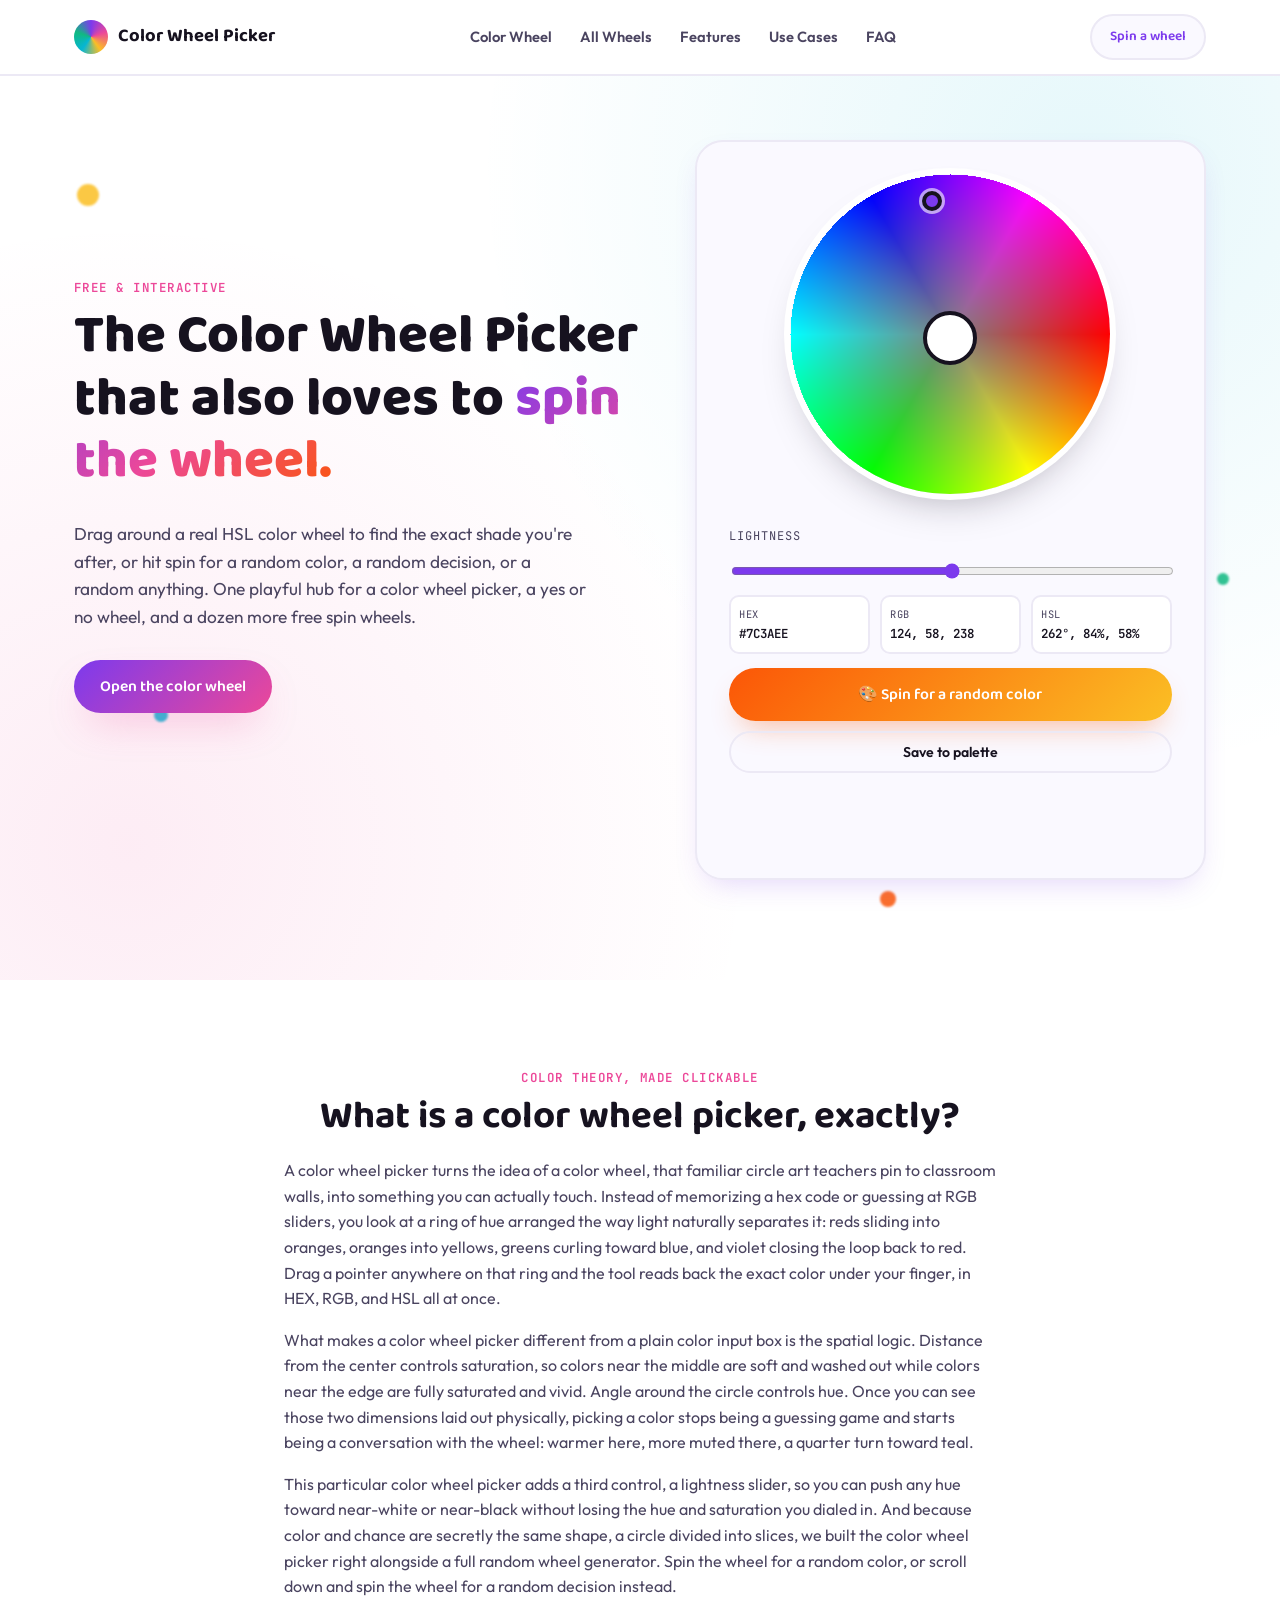
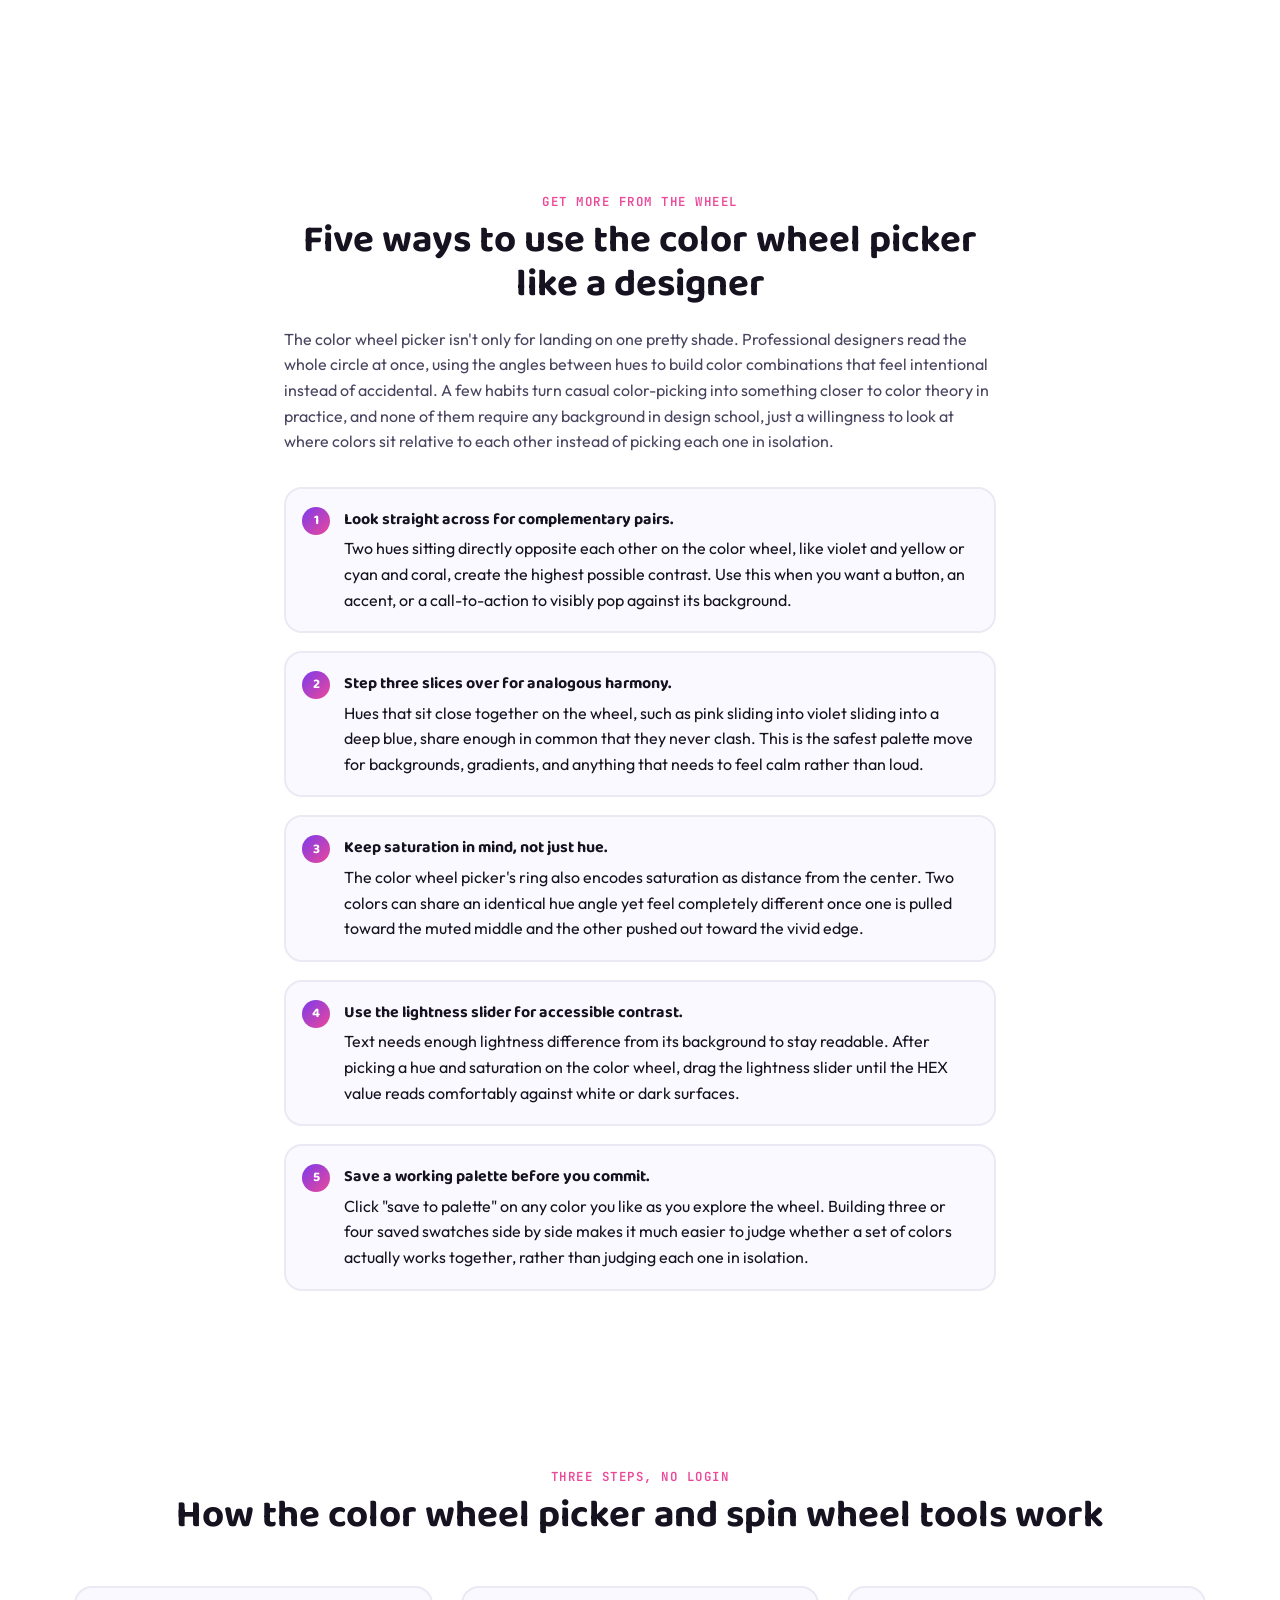
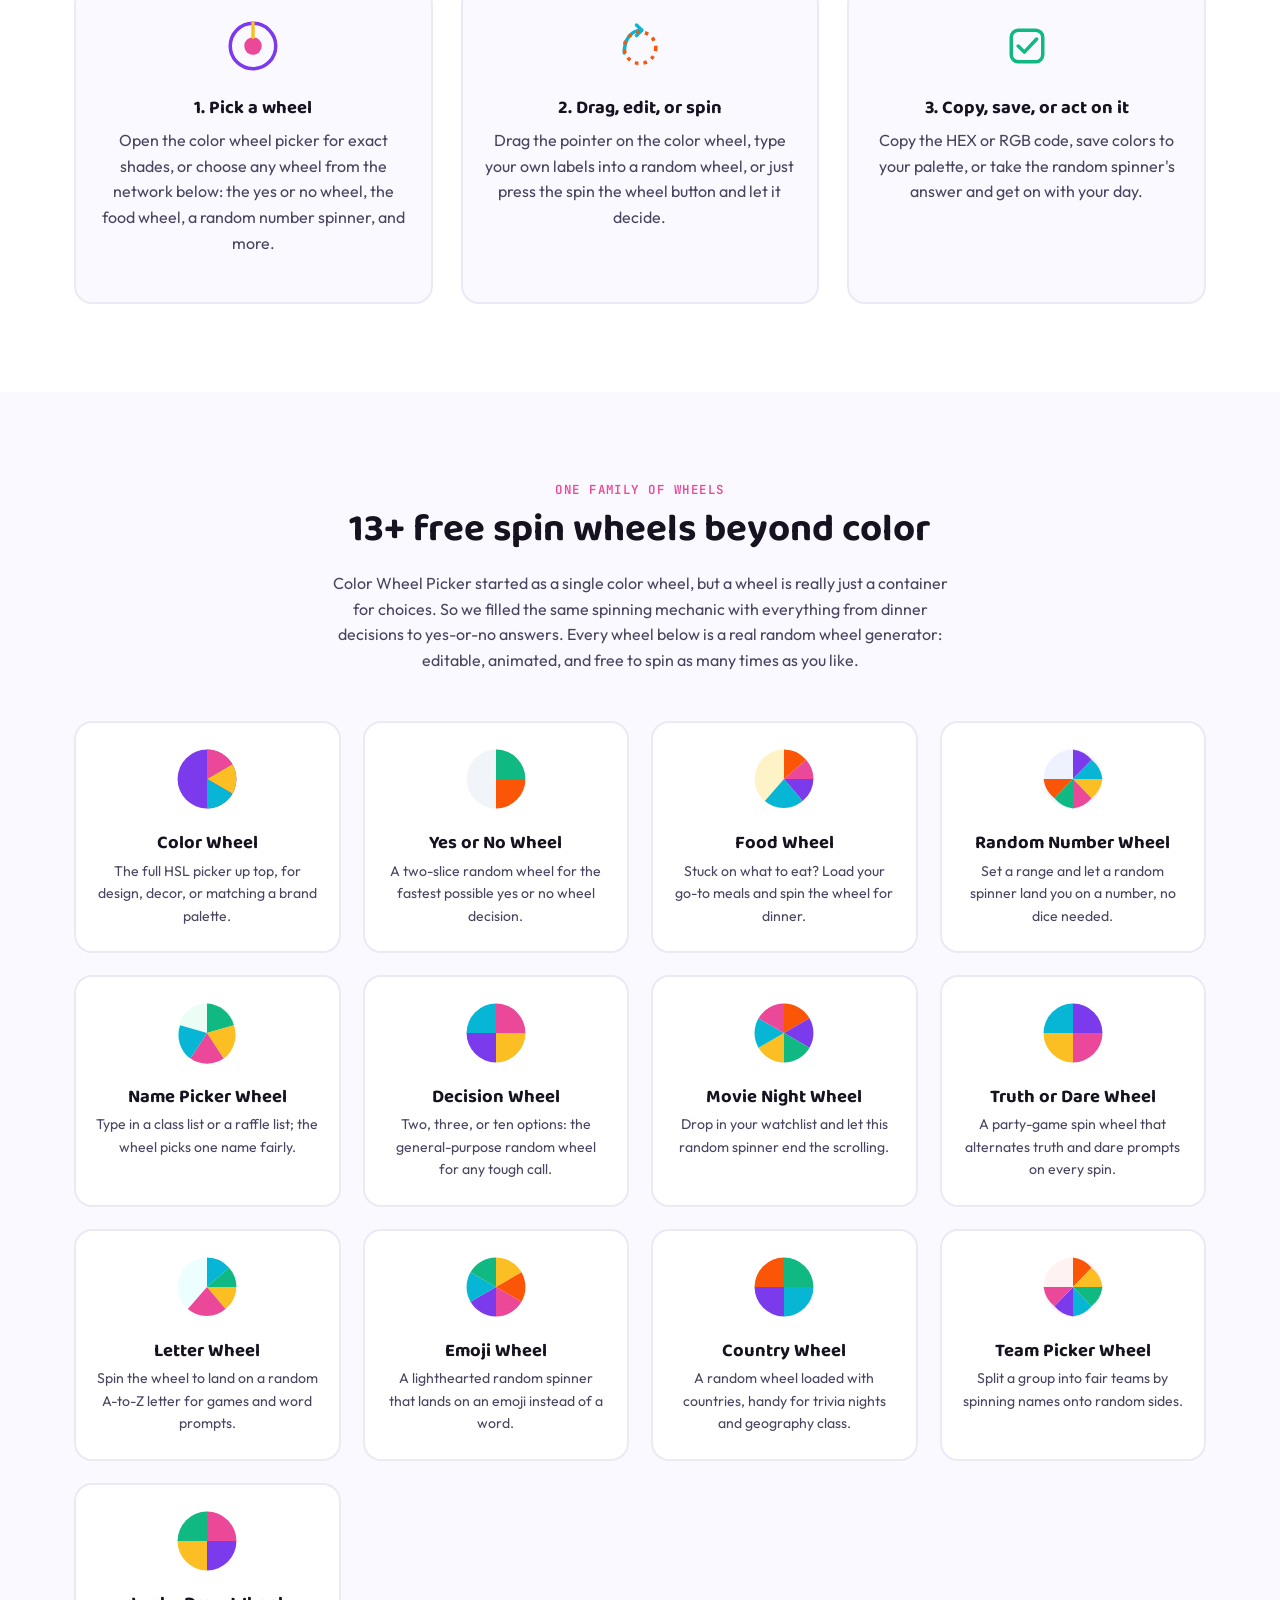
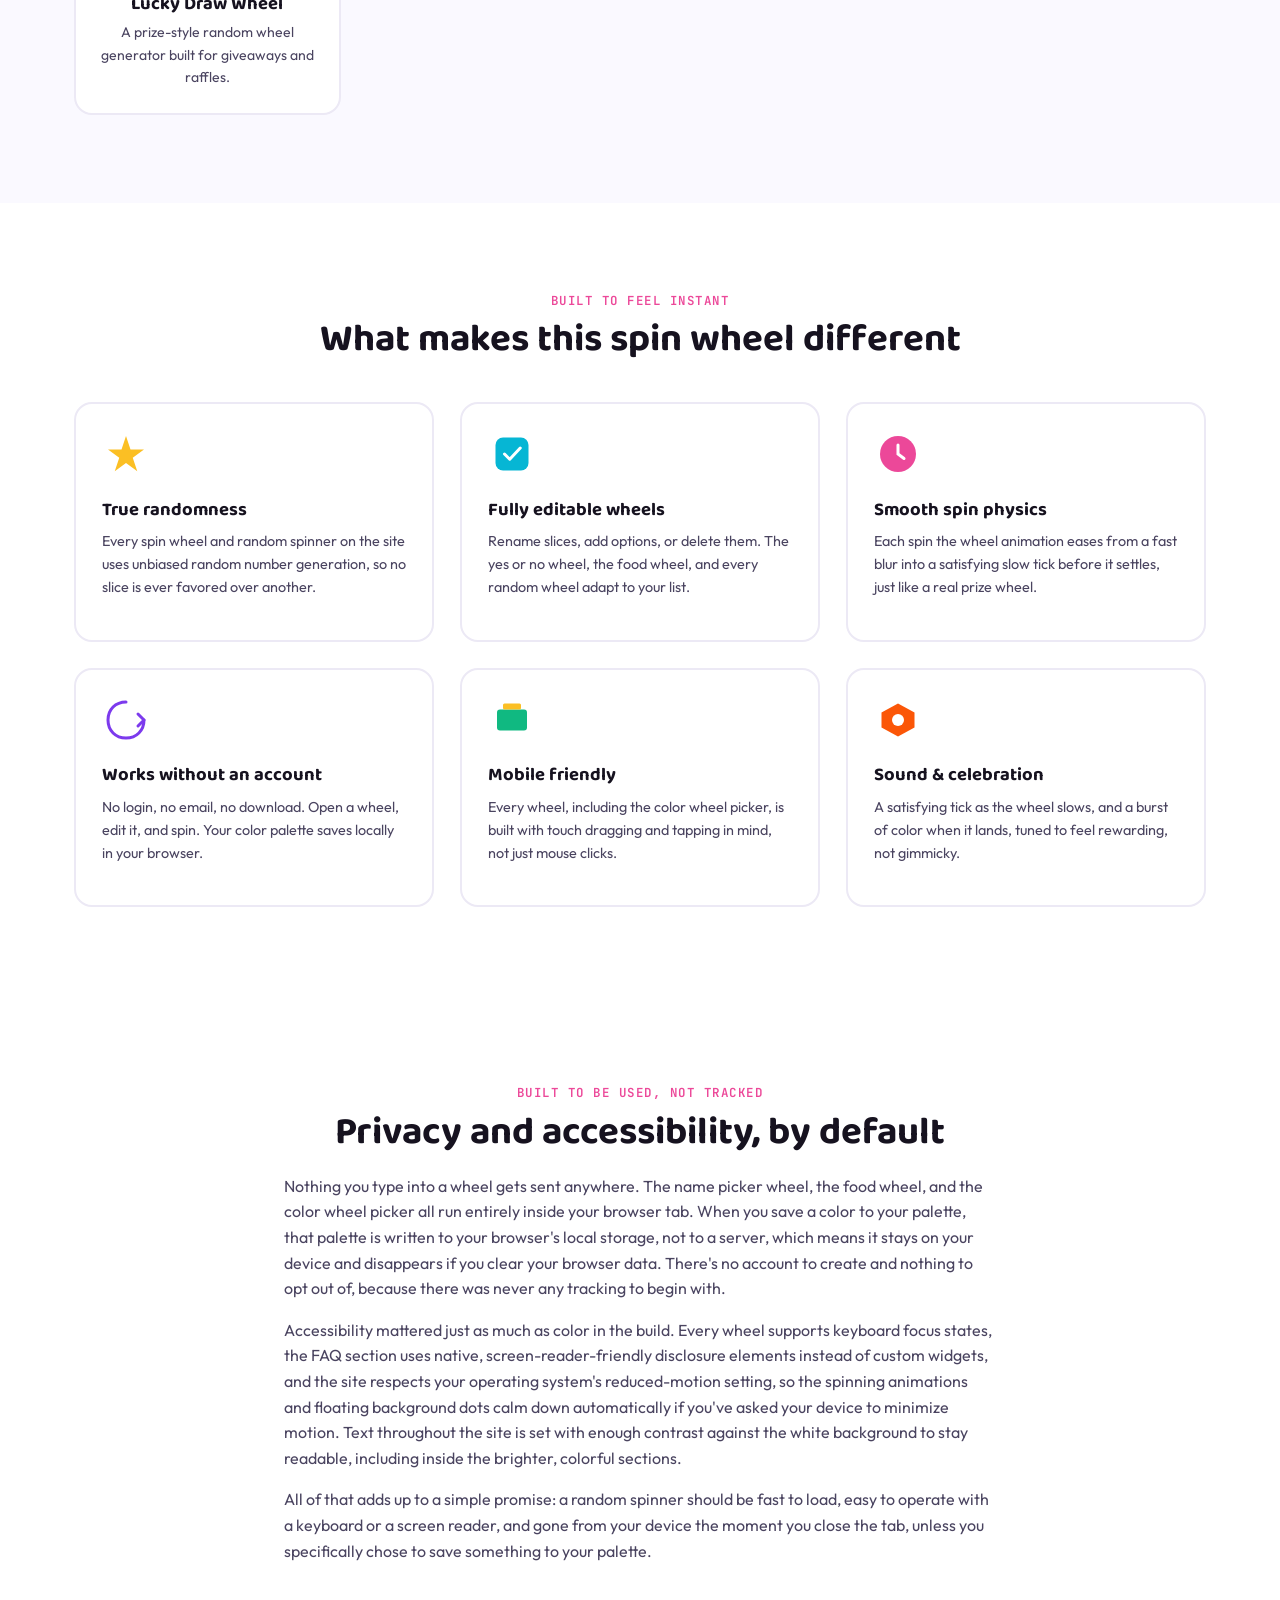
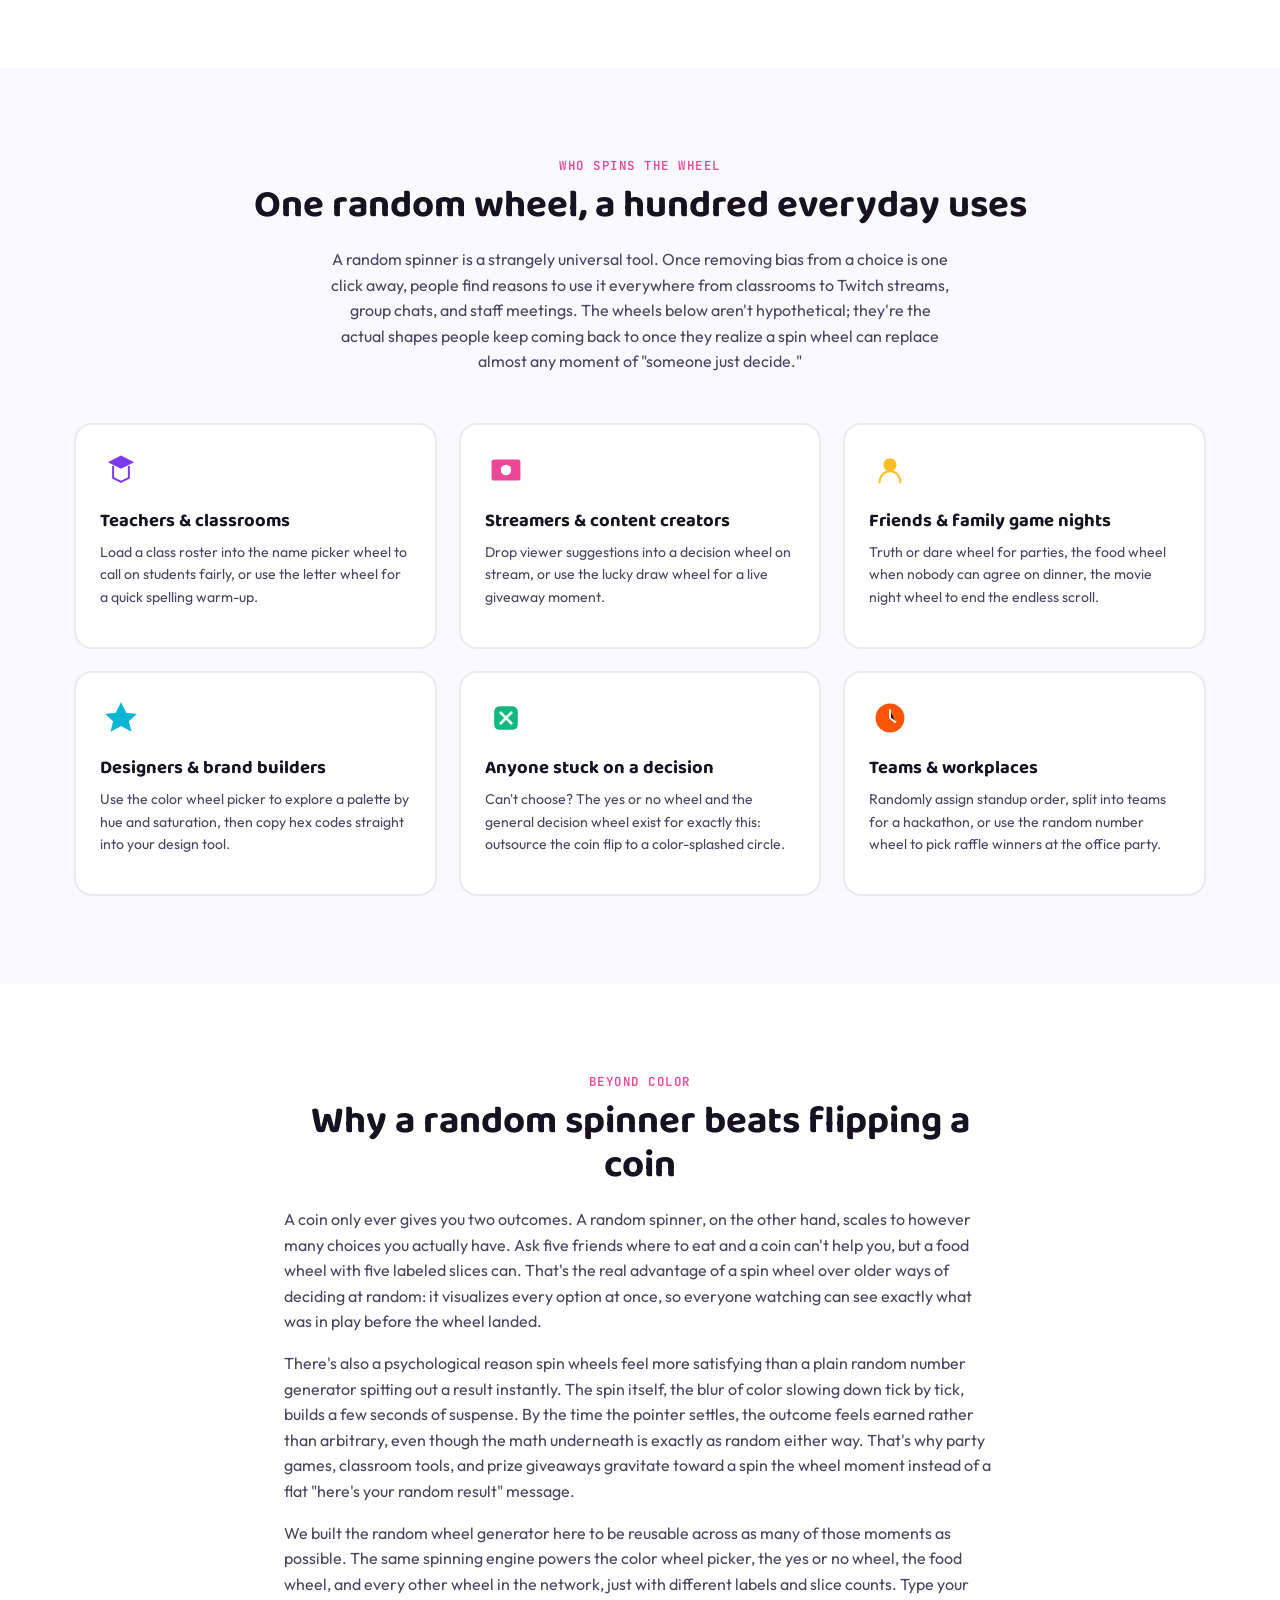
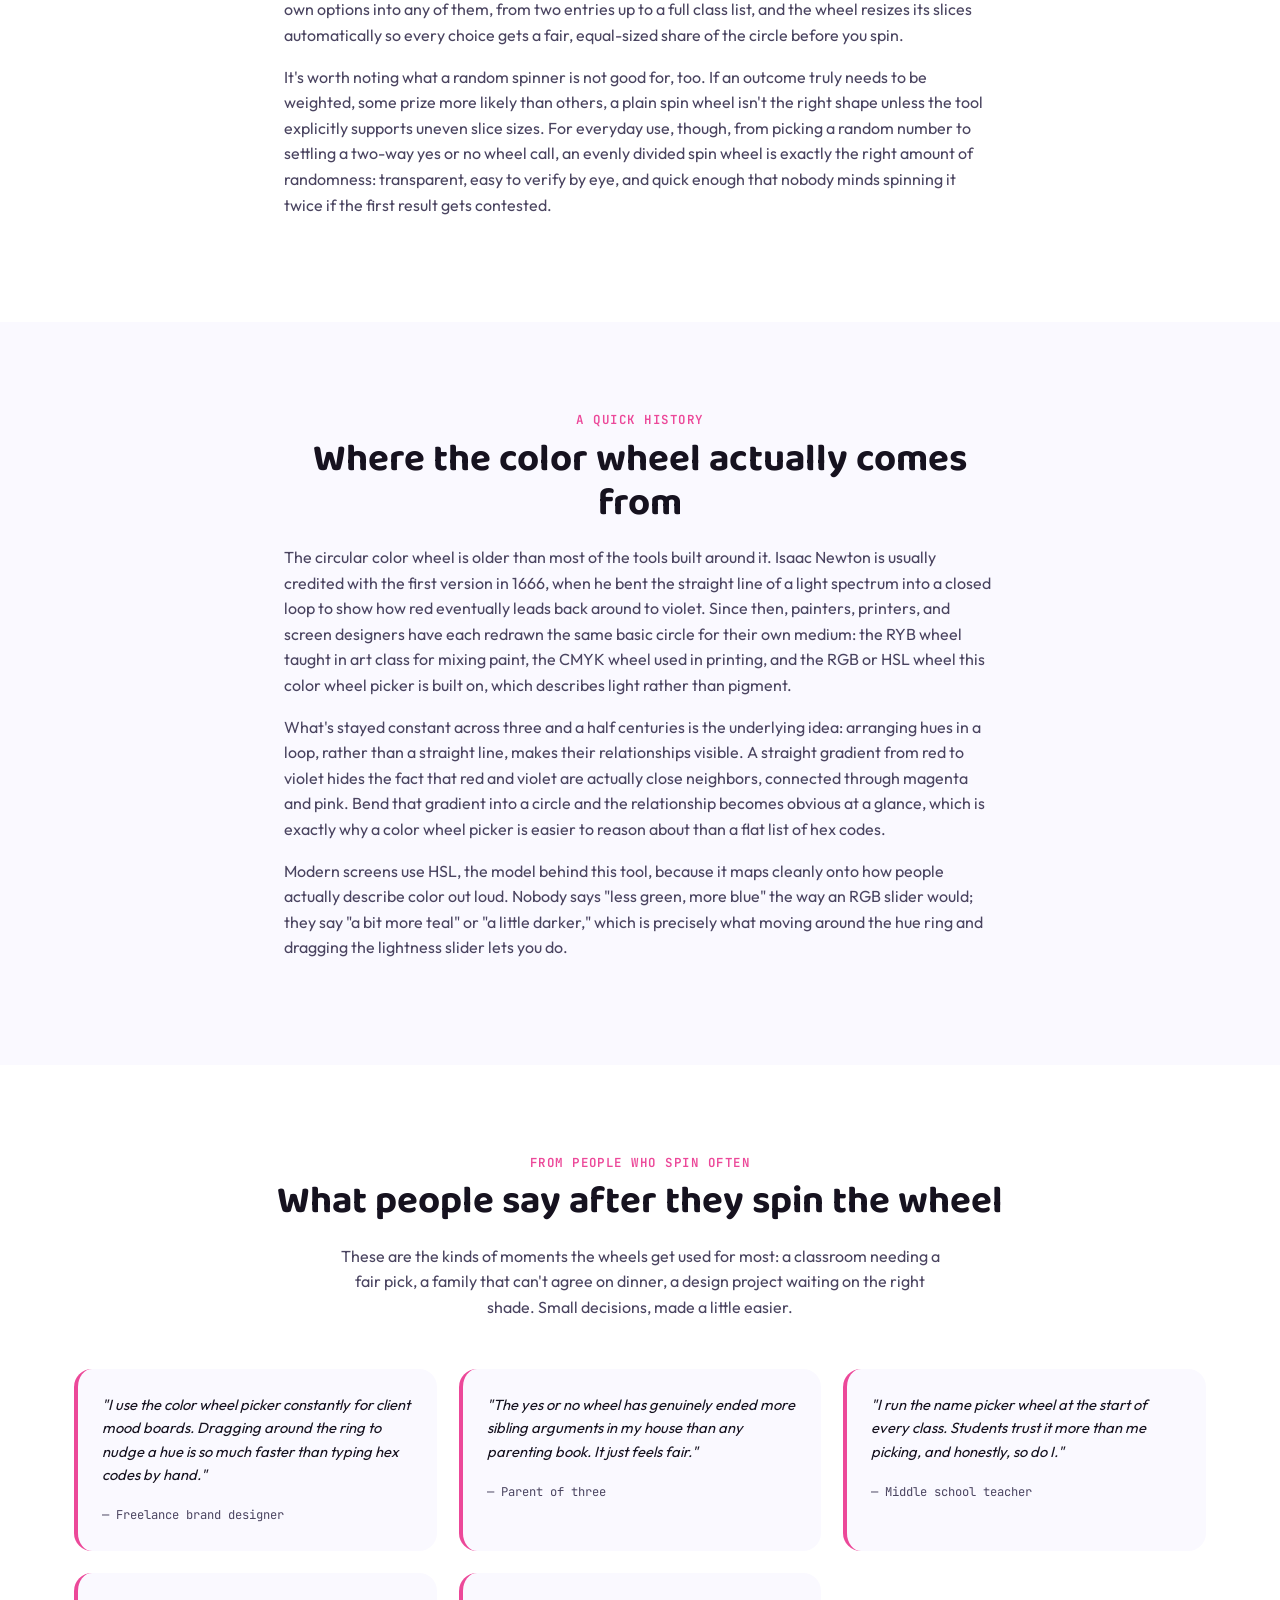
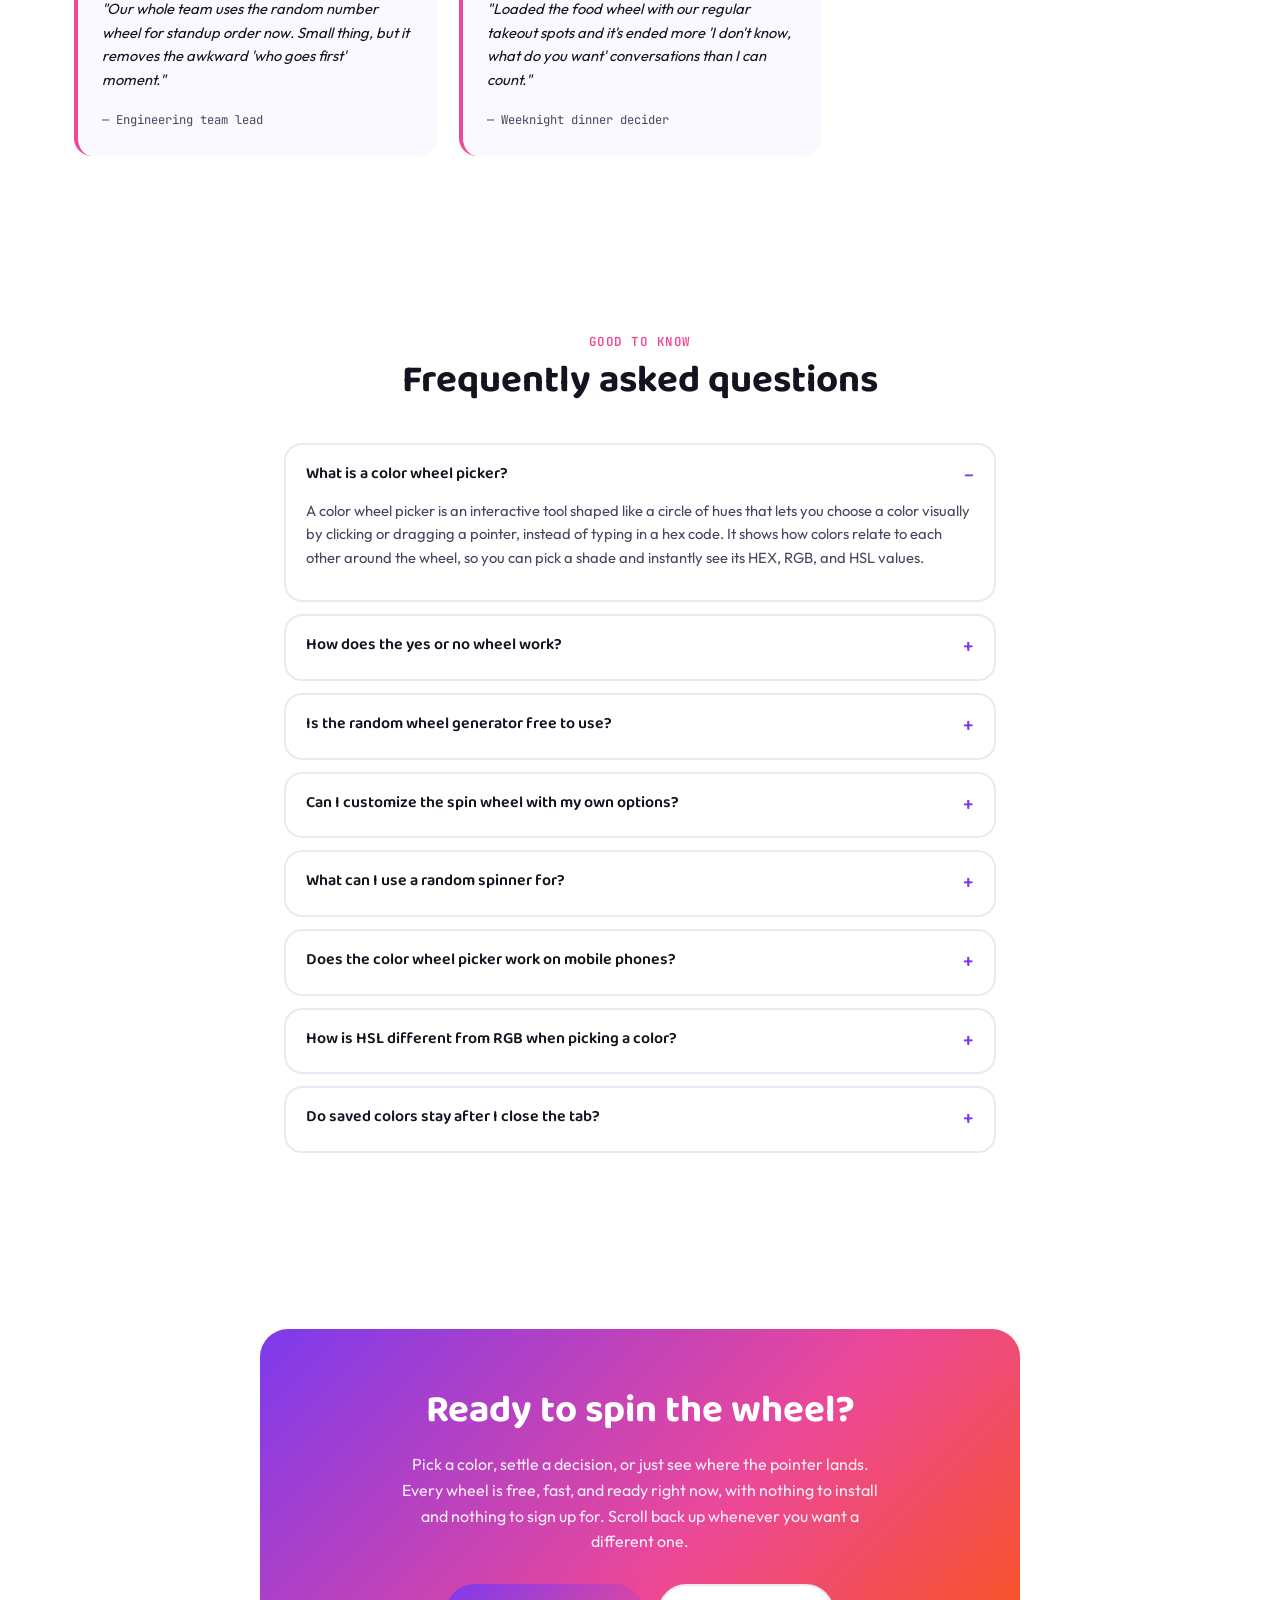
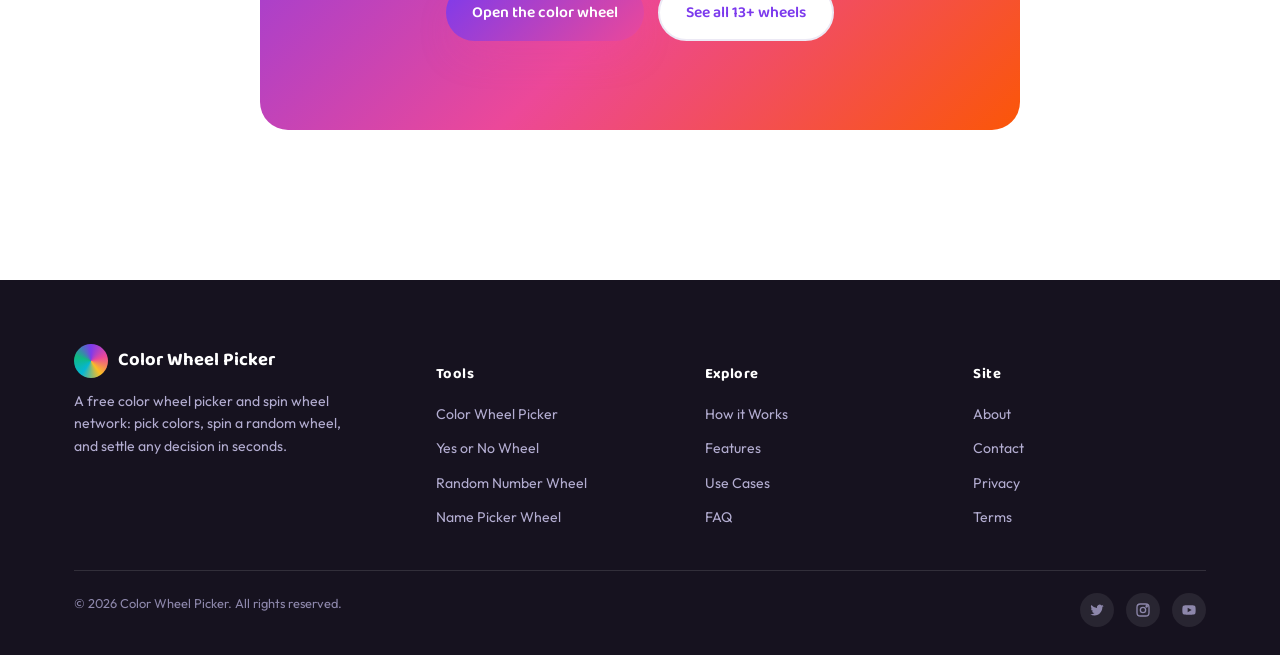
<file: index.html>
<!DOCTYPE html>
<html lang="en">
<head>
  <!-- Google tag (gtag.js) -->
<script async src="https://www.googletagmanager.com/gtag/js?id=G-CJ5ZWS7JJD"></script>
<script>
  window.dataLayer = window.dataLayer || [];
  function gtag(){dataLayer.push(arguments);}
  gtag('js', new Date());

  gtag('config', 'G-CJ5ZWS7JJD');
</script>
<meta charset="UTF-8">
<meta name="viewport" content="width=device-width, initial-scale=1.0">
<title>Color Wheel Picker – Free Online Spin Wheel, Yes or No Wheel &amp; Random Spinner</title>
<meta name="description" content="Color Wheel Picker is a free interactive color wheel and spin wheel tool. Pick colors, spin the wheel for a random pick, or try our yes or no wheel, food wheel, and 12+ random wheel generators.">
<meta name="keywords" content="color wheel picker, yes or no wheel, random wheel, spin wheel, spin the wheel, random spinner">
<link rel="canonical" href="https://wheelpicker.github.io/">
<meta name="robots" content="index, follow">
<meta name="author" content="Waqas Bukhari">
<meta name="theme-color" content="#7C3AED">
<link rel="icon" type="image/png" sizes="32x32" href="/favicon.png">

<!-- Open Graph -->
<meta property="og:type" content="website">
<meta property="og:title" content="Color Wheel Picker – Free Online Spin Wheel &amp; Random Spinner">
<meta property="og:description" content="Pick the perfect color on an interactive color wheel, or spin the wheel for a random decision. Includes a yes or no wheel, food wheel, and 12+ more free spin wheels.">
<meta property="og:url" content="https://wheelpicker.github.io/">
<meta property="og:site_name" content="Color Wheel Picker">
<meta property="og:image" content="https://wheelpicker.github.io/assets/og-cover.png">

<!-- Twitter -->
<meta name="twitter:card" content="summary_large_image">
<meta name="twitter:title" content="Color Wheel Picker – Free Online Spin Wheel &amp; Random Spinner">
<meta name="twitter:description" content="An interactive color wheel picker plus 12+ free spin wheels: yes or no wheel, food wheel, random number wheel, and more.">
<meta name="twitter:image" content="https://wheelpicker.github.io/assets/og-cover.png">

<link rel="preconnect" href="https://fonts.googleapis.com">
<link rel="preconnect" href="https://fonts.gstatic.com" crossorigin>
<link href="https://fonts.googleapis.com/css2?family=Baloo+2:wght@500;600;700;800&family=Outfit:wght@400;500;600;700&family=JetBrains+Mono:wght@500;600&display=swap" rel="stylesheet">

<link rel="stylesheet" href="css/style.css">

<!-- Schema: WebApplication -->
<script type="application/ld+json">
{
  "@context": "https://schema.org",
  "@type": "WebApplication",
  "name": "Color Wheel Picker",
  "url": "https://wheelpicker.github.io/",
  "applicationCategory": "DesignApplication",
  "operatingSystem": "Any",
  "description": "A free interactive color wheel picker and spin wheel generator with a yes or no wheel, food wheel, random number wheel, and more random spinner tools.",
  "offers": {
    "@type": "Offer",
    "price": "0",
    "priceCurrency": "USD"
  },  
  "author": {
    "@type": "Person",
    "name": "Waqas Bukhari"
  }
}
</script>

<!-- Schema: FAQPage -->
<script type="application/ld+json">
{
  "@context": "https://schema.org",
  "@type": "FAQPage",
  "mainEntity": [
    {
      "@type": "Question",
      "name": "What is a color wheel picker?",
      "acceptedAnswer": { "@type": "Answer", "text": "A color wheel picker is an interactive tool shaped like a circle of hues that lets you choose a color visually by clicking or dragging a pointer, instead of typing in a hex code. It shows how colors relate to each other around the wheel, so you can pick a shade and instantly see its HEX, RGB, and HSL values." }
    },
    {
      "@type": "Question",
      "name": "How does the yes or no wheel work?",
      "acceptedAnswer": { "@type": "Answer", "text": "The yes or no wheel is a two-option spin wheel. Press spin and the wheel spins the wheel through several rotations before landing randomly on either Yes or No, giving you an unbiased answer in seconds." }
    },
    {
      "@type": "Question",
      "name": "Is the random wheel generator free to use?",
      "acceptedAnswer": { "@type": "Answer", "text": "Yes. Every wheel on Color Wheel Picker, including the color wheel, the random spinner, and all 12+ themed wheels, is free with no signup required." }
    },
    {
      "@type": "Question",
      "name": "Can I customize the spin wheel with my own options?",
      "acceptedAnswer": { "@type": "Answer", "text": "Yes. Most wheels on the site let you edit the segment labels, add or remove options, and reshuffle colors before you spin the wheel, so it fits names, tasks, prizes, or any custom list." }
    },
    {
      "@type": "Question",
      "name": "What can I use a random spinner for?",
      "acceptedAnswer": { "@type": "Answer", "text": "A random spinner is useful for classroom name picking, deciding what to eat, choosing a game, running raffles and giveaways, assigning chores, icebreaker games, and any moment you want a fair, unbiased random pick." }
    },
    {
      "@type": "Question",
      "name": "Does the color wheel picker work on mobile phones?",
      "acceptedAnswer": { "@type": "Answer", "text": "Yes. The color wheel picker and every spin wheel on the site are built to be fully touch friendly and work smoothly on phones, tablets, and desktop browsers." }
    }
  ]
}
</script>

<!-- Schema: BreadcrumbList -->
<script type="application/ld+json">
{
  "@context": "https://schema.org",
  "@type": "BreadcrumbList",
  "itemListElement": [
    { "@type": "ListItem", "position": 1, "name": "Home", "item": "https://wheelpicker.github.io/" }
  ]
}
</script>
</head>
<body>

<div id="header"></div>

<main>

  <!-- ================= HERO ================= -->
  <section class="hero" id="hero">
    <div class="hero-orbits" aria-hidden="true">
      <span class="orbit-dot dot-1"></span>
      <span class="orbit-dot dot-2"></span>
      <span class="orbit-dot dot-3"></span>
      <span class="orbit-dot dot-4"></span>
      <span class="orbit-dot dot-5"></span>
    </div>
    <div class="container hero-grid">
      <div class="hero-copy">
        <p class="eyebrow">Free &amp; interactive</p>
        <h1>The Color Wheel Picker that also loves to <span class="text-swap">spin the wheel.</span></h1>
        <p class="hero-lede">Drag around a real HSL color wheel to find the exact shade you're after, or hit spin for a random color, a random decision, or a random anything. One playful hub for a color wheel picker, a yes or no wheel, and a dozen more free spin wheels.</p>
        <div class="hero-cta-row">
          <a href="#wheel-tool" class="btn btn-primary">Open the color wheel</a>          
        </div>        
      </div>

      <div class="hero-tool" id="wheel-tool">
        <div class="wheel-card">
          <canvas id="colorWheel" width="320" height="320" aria-label="Interactive color wheel picker canvas"></canvas>
          <div class="wheel-pointer" id="wheelPointer" aria-hidden="true"></div>
          <div class="wheel-hub" id="wheelHub"></div>
        </div>

        <div class="wheel-controls">
          <label class="range-label" for="lightRange">Lightness</label>
          <input type="range" id="lightRange" min="10" max="90" value="50">

          <div class="color-readout">
            <button class="swatch-copy" data-copy="hex" type="button">
              <span class="readout-label">HEX</span>
              <span class="readout-value" id="hexValue">#7C3AED</span>
            </button>
            <button class="swatch-copy" data-copy="rgb" type="button">
              <span class="readout-label">RGB</span>
              <span class="readout-value" id="rgbValue">124, 58, 237</span>
            </button>
            <button class="swatch-copy" data-copy="hsl" type="button">
              <span class="readout-label">HSL</span>
              <span class="readout-value" id="hslValue">262°, 84%, 58%</span>
            </button>
          </div>

          <div class="wheel-actions">
            <button class="btn btn-spin" id="spinColorBtn" type="button">🎨 Spin for a random color</button>
            <button class="btn btn-outline" id="savePaletteBtn" type="button">Save to palette</button>
          </div>

          <div class="mini-palette" id="miniPalette" aria-label="Saved colors"></div>
          <p class="copy-toast" id="copyToast" role="status" aria-live="polite"></p>
        </div>
      </div>
    </div>
  </section>

  <!-- ================= WHAT IS A COLOR WHEEL PICKER ================= -->
  <section class="section section-what" id="what-is">
    <div class="container narrow">
      <p class="eyebrow center">Color theory, made clickable</p>
      <h2>What is a color wheel picker, exactly?</h2>
      <p>A color wheel picker turns the idea of a color wheel, that familiar circle art teachers pin to classroom walls, into something you can actually touch. Instead of memorizing a hex code or guessing at RGB sliders, you look at a ring of hue arranged the way light naturally separates it: reds sliding into oranges, oranges into yellows, greens curling toward blue, and violet closing the loop back to red. Drag a pointer anywhere on that ring and the tool reads back the exact color under your finger, in HEX, RGB, and HSL all at once.</p>
      <p>What makes a color wheel picker different from a plain color input box is the spatial logic. Distance from the center controls saturation, so colors near the middle are soft and washed out while colors near the edge are fully saturated and vivid. Angle around the circle controls hue. Once you can see those two dimensions laid out physically, picking a color stops being a guessing game and starts being a conversation with the wheel: warmer here, more muted there, a quarter turn toward teal.</p>
      <p>This particular color wheel picker adds a third control, a lightness slider, so you can push any hue toward near-white or near-black without losing the hue and saturation you dialed in. And because color and chance are secretly the same shape, a circle divided into slices, we built the color wheel picker right alongside a full random wheel generator. Spin the wheel for a random color, or scroll down and spin the wheel for a random decision instead.</p>
    </div>
  </section>

  <!-- ================= COLOR THEORY TIPS ================= -->
  <section class="section section-tips" id="color-tips">
    <div class="container narrow">
      <p class="eyebrow center">Get more from the wheel</p>
      <h2>Five ways to use the color wheel picker like a designer</h2>
      <p>The color wheel picker isn't only for landing on one pretty shade. Professional designers read the whole circle at once, using the angles between hues to build color combinations that feel intentional instead of accidental. A few habits turn casual color-picking into something closer to color theory in practice, and none of them require any background in design school, just a willingness to look at where colors sit relative to each other instead of picking each one in isolation.</p>
      <ol class="tips-list">
        <li>
          <strong>Look straight across for complementary pairs.</strong>
          Two hues sitting directly opposite each other on the color wheel, like violet and yellow or cyan and coral, create the highest possible contrast. Use this when you want a button, an accent, or a call-to-action to visibly pop against its background.
        </li>
        <li>
          <strong>Step three slices over for analogous harmony.</strong>
          Hues that sit close together on the wheel, such as pink sliding into violet sliding into a deep blue, share enough in common that they never clash. This is the safest palette move for backgrounds, gradients, and anything that needs to feel calm rather than loud.
        </li>
        <li>
          <strong>Keep saturation in mind, not just hue.</strong>
          The color wheel picker's ring also encodes saturation as distance from the center. Two colors can share an identical hue angle yet feel completely different once one is pulled toward the muted middle and the other pushed out toward the vivid edge.
        </li>
        <li>
          <strong>Use the lightness slider for accessible contrast.</strong>
          Text needs enough lightness difference from its background to stay readable. After picking a hue and saturation on the color wheel, drag the lightness slider until the HEX value reads comfortably against white or dark surfaces.
        </li>
        <li>
          <strong>Save a working palette before you commit.</strong>
          Click "save to palette" on any color you like as you explore the wheel. Building three or four saved swatches side by side makes it much easier to judge whether a set of colors actually works together, rather than judging each one in isolation.
        </li>
      </ol>
    </div>
  </section>

  <!-- ================= HOW IT WORKS ================= -->
  <section class="section section-how" id="how-it-works">
    <div class="container">
      <p class="eyebrow center">Three steps, no login</p>
      <h2>How the color wheel picker and spin wheel tools work</h2>
      <div class="how-grid">
        <div class="how-card">
          <svg class="how-icon" viewBox="0 0 64 64" fill="none" xmlns="http://www.w3.org/2000/svg">
            <circle cx="32" cy="32" r="26" stroke="#7C3AED" stroke-width="4"/>
            <circle cx="32" cy="32" r="10" fill="#EC4899"/>
            <path d="M32 6 L32 22" stroke="#FBBF24" stroke-width="4" stroke-linecap="round"/>
          </svg>
          <h3>1. Pick a wheel</h3>
          <p>Open the color wheel picker for exact shades, or choose any wheel from the network below: the yes or no wheel, the food wheel, a random number spinner, and more.</p>
        </div>
        <div class="how-card">
          <svg class="how-icon" viewBox="0 0 64 64" fill="none" xmlns="http://www.w3.org/2000/svg">
            <path d="M14 40 C14 24 22 14 34 14" stroke="#06B6D4" stroke-width="4" stroke-linecap="round"/>
            <path d="M34 14 L28 8 M34 14 L28 20" stroke="#06B6D4" stroke-width="4" stroke-linecap="round" stroke-linejoin="round"/>
            <circle cx="32" cy="34" r="18" stroke="#FB5607" stroke-width="4" stroke-dasharray="4 6"/>
          </svg>
          <h3>2. Drag, edit, or spin</h3>
          <p>Drag the pointer on the color wheel, type your own labels into a random wheel, or just press the spin the wheel button and let it decide.</p>
        </div>
        <div class="how-card">
          <svg class="how-icon" viewBox="0 0 64 64" fill="none" xmlns="http://www.w3.org/2000/svg">
            <rect x="14" y="14" width="36" height="36" rx="8" stroke="#10B981" stroke-width="4"/>
            <path d="M22 32 L29 39 L43 24" stroke="#10B981" stroke-width="4" stroke-linecap="round" stroke-linejoin="round"/>
          </svg>
          <h3>3. Copy, save, or act on it</h3>
          <p>Copy the HEX or RGB code, save colors to your palette, or take the random spinner's answer and get on with your day.</p>
        </div>
      </div>
    </div>
  </section>

  <!-- ================= WHEEL NETWORK ================= -->
  <section class="section section-network" id="wheel-network">
    <div class="container">
      <p class="eyebrow center">One family of wheels</p>
      <h2>13+ free spin wheels beyond color</h2>
      <p class="section-lede">Color Wheel Picker started as a single color wheel, but a wheel is really just a container for choices. So we filled the same spinning mechanic with everything from dinner decisions to yes-or-no answers. Every wheel below is a real random wheel generator: editable, animated, and free to spin as many times as you like.</p>

      <div class="wheel-grid">

        <article class="wheel-tile">
          <svg viewBox="0 0 100 100" class="tile-icon"><circle cx="50" cy="50" r="46" fill="#7C3AED"/><path d="M50 50 L50 4 A46 46 0 0 1 89.8 27 Z" fill="#EC4899"/><path d="M50 50 L89.8 27 A46 46 0 0 1 89.8 73 Z" fill="#FBBF24"/><path d="M50 50 L89.8 73 A46 46 0 0 1 50 96 Z" fill="#06B6D4"/></svg>
          <h3>Color Wheel</h3>
          <p>The full HSL picker up top, for design, decor, or matching a brand palette.</p>
        </article>

        <article class="wheel-tile">
          <svg viewBox="0 0 100 100" class="tile-icon"><circle cx="50" cy="50" r="46" fill="#F1F5F9"/><path d="M50 50 L50 4 A46 46 0 0 1 96 50 Z" fill="#10B981"/><path d="M50 50 L96 50 A46 46 0 0 1 50 96 Z" fill="#FB5607"/></svg>
          <h3>Yes or No Wheel</h3>
          <p>A two-slice random wheel for the fastest possible yes or no wheel decision.</p>
        </article>

        <article class="wheel-tile">
          <svg viewBox="0 0 100 100" class="tile-icon"><circle cx="50" cy="50" r="46" fill="#FEF3C7"/><path d="M50 50 L50 4 A46 46 0 0 1 84.5 20 Z" fill="#FB5607"/><path d="M50 50 L84.5 20 A46 46 0 0 1 96 50 Z" fill="#EC4899"/><path d="M50 50 L96 50 A46 46 0 0 1 79 84.5 Z" fill="#7C3AED"/><path d="M50 50 L79 84.5 A46 46 0 0 1 20 84.5 Z" fill="#06B6D4"/></svg>
          <h3>Food Wheel</h3>
          <p>Stuck on what to eat? Load your go-to meals and spin the wheel for dinner.</p>
        </article>

        <article class="wheel-tile">
          <svg viewBox="0 0 100 100" class="tile-icon"><circle cx="50" cy="50" r="46" fill="#EEF2FF"/><path d="M50 50 L50 4 A46 46 0 0 1 79 20 Z" fill="#7C3AED"/><path d="M50 50 L79 20 A46 46 0 0 1 96 50 Z" fill="#06B6D4"/><path d="M50 50 L96 50 A46 46 0 0 1 79 80 Z" fill="#FBBF24"/><path d="M50 50 L79 80 A46 46 0 0 1 50 96 Z" fill="#EC4899"/><path d="M50 50 L50 96 A46 46 0 0 1 21 80 Z" fill="#10B981"/><path d="M50 50 L21 80 A46 46 0 0 1 4 50 Z" fill="#FB5607"/></svg>
          <h3>Random Number Wheel</h3>
          <p>Set a range and let a random spinner land you on a number, no dice needed.</p>
        </article>

        <article class="wheel-tile">
          <svg viewBox="0 0 100 100" class="tile-icon"><circle cx="50" cy="50" r="46" fill="#ECFDF5"/><path d="M50 50 L50 4 A46 46 0 0 1 92 38 Z" fill="#10B981"/><path d="M50 50 L92 38 A46 46 0 0 1 76 90 Z" fill="#FBBF24"/><path d="M50 50 L76 90 A46 46 0 0 1 24 90 Z" fill="#EC4899"/><path d="M50 50 L24 90 A46 46 0 0 1 8 38 Z" fill="#06B6D4"/></svg>
          <h3>Name Picker Wheel</h3>
          <p>Type in a class list or a raffle list; the wheel picks one name fairly.</p>
        </article>

        <article class="wheel-tile">
          <svg viewBox="0 0 100 100" class="tile-icon"><circle cx="50" cy="50" r="46" fill="#FDF2F8"/><path d="M50 50 L50 4 A46 46 0 0 1 96 50 Z" fill="#EC4899"/><path d="M50 50 L96 50 A46 46 0 0 1 50 96 Z" fill="#FBBF24"/><path d="M50 50 L50 96 A46 46 0 0 1 4 50 Z" fill="#7C3AED"/><path d="M50 50 L4 50 A46 46 0 0 1 50 4 Z" fill="#06B6D4"/></svg>
          <h3>Decision Wheel</h3>
          <p>Two, three, or ten options: the general-purpose random wheel for any tough call.</p>
        </article>

        <article class="wheel-tile">
          <svg viewBox="0 0 100 100" class="tile-icon"><circle cx="50" cy="50" r="46" fill="#FFF7ED"/><path d="M50 50 L50 4 A46 46 0 0 1 89.8 27 Z" fill="#FB5607"/><path d="M50 50 L89.8 27 A46 46 0 0 1 89.8 73 Z" fill="#7C3AED"/><path d="M50 50 L89.8 73 A46 46 0 0 1 50 96 Z" fill="#10B981"/><path d="M50 50 L50 96 A46 46 0 0 1 10.2 73 Z" fill="#FBBF24"/><path d="M50 50 L10.2 73 A46 46 0 0 1 10.2 27 Z" fill="#06B6D4"/><path d="M50 50 L10.2 27 A46 46 0 0 1 50 4 Z" fill="#EC4899"/></svg>
          <h3>Movie Night Wheel</h3>
          <p>Drop in your watchlist and let this random spinner end the scrolling.</p>
        </article>

        <article class="wheel-tile">
          <svg viewBox="0 0 100 100" class="tile-icon"><circle cx="50" cy="50" r="46" fill="#F5F3FF"/><path d="M50 50 L50 4 A46 46 0 0 1 96 50 Z" fill="#7C3AED"/><path d="M50 50 L96 50 A46 46 0 0 1 50 96 Z" fill="#EC4899"/><path d="M50 50 L50 96 A46 46 0 0 1 4 50 Z" fill="#FBBF24"/><path d="M50 50 L4 50 A46 46 0 0 1 50 4 Z" fill="#06B6D4"/></svg>
          <h3>Truth or Dare Wheel</h3>
          <p>A party-game spin wheel that alternates truth and dare prompts on every spin.</p>
        </article>

        <article class="wheel-tile">
          <svg viewBox="0 0 100 100" class="tile-icon"><circle cx="50" cy="50" r="46" fill="#ECFEFF"/><path d="M50 50 L50 4 A46 46 0 0 1 84.5 20 Z" fill="#06B6D4"/><path d="M50 50 L84.5 20 A46 46 0 0 1 96 50 Z" fill="#10B981"/><path d="M50 50 L96 50 A46 46 0 0 1 79 84.5 Z" fill="#FBBF24"/><path d="M50 50 L79 84.5 A46 46 0 0 1 20 84.5 Z" fill="#EC4899"/></svg>
          <h3>Letter Wheel</h3>
          <p>Spin the wheel to land on a random A-to-Z letter for games and word prompts.</p>
        </article>

        <article class="wheel-tile">
          <svg viewBox="0 0 100 100" class="tile-icon"><circle cx="50" cy="50" r="46" fill="#FFFBEB"/><path d="M50 50 L50 4 A46 46 0 0 1 89.8 27 Z" fill="#FBBF24"/><path d="M50 50 L89.8 27 A46 46 0 0 1 89.8 73 Z" fill="#FB5607"/><path d="M50 50 L89.8 73 A46 46 0 0 1 50 96 Z" fill="#EC4899"/><path d="M50 50 L50 96 A46 46 0 0 1 10.2 73 Z" fill="#7C3AED"/><path d="M50 50 L10.2 73 A46 46 0 0 1 10.2 27 Z" fill="#06B6D4"/><path d="M50 50 L10.2 27 A46 46 0 0 1 50 4 Z" fill="#10B981"/></svg>
          <h3>Emoji Wheel</h3>
          <p>A lighthearted random spinner that lands on an emoji instead of a word.</p>
        </article>

        <article class="wheel-tile">
          <svg viewBox="0 0 100 100" class="tile-icon"><circle cx="50" cy="50" r="46" fill="#F0FDF4"/><path d="M50 50 L50 4 A46 46 0 0 1 96 50 Z" fill="#10B981"/><path d="M50 50 L96 50 A46 46 0 0 1 50 96 Z" fill="#06B6D4"/><path d="M50 50 L50 96 A46 46 0 0 1 4 50 Z" fill="#7C3AED"/><path d="M50 50 L4 50 A46 46 0 0 1 50 4 Z" fill="#FB5607"/></svg>
          <h3>Country Wheel</h3>
          <p>A random wheel loaded with countries, handy for trivia nights and geography class.</p>
        </article>

        <article class="wheel-tile">
          <svg viewBox="0 0 100 100" class="tile-icon"><circle cx="50" cy="50" r="46" fill="#FEF2F2"/><path d="M50 50 L50 4 A46 46 0 0 1 79 20 Z" fill="#FB5607"/><path d="M50 50 L79 20 A46 46 0 0 1 96 50 Z" fill="#FBBF24"/><path d="M50 50 L96 50 A46 46 0 0 1 79 80 Z" fill="#10B981"/><path d="M50 50 L79 80 A46 46 0 0 1 50 96 Z" fill="#06B6D4"/><path d="M50 50 L50 96 A46 46 0 0 1 21 80 Z" fill="#7C3AED"/><path d="M50 50 L21 80 A46 46 0 0 1 4 50 Z" fill="#EC4899"/></svg>
          <h3>Team Picker Wheel</h3>
          <p>Split a group into fair teams by spinning names onto random sides.</p>
        </article>

        <article class="wheel-tile">
          <svg viewBox="0 0 100 100" class="tile-icon"><circle cx="50" cy="50" r="46" fill="#FAF5FF"/><path d="M50 50 L50 4 A46 46 0 0 1 96 50 Z" fill="#EC4899"/><path d="M50 50 L96 50 A46 46 0 0 1 50 96 Z" fill="#7C3AED"/><path d="M50 50 L50 96 A46 46 0 0 1 4 50 Z" fill="#FBBF24"/><path d="M50 50 L4 50 A46 46 0 0 1 50 4 Z" fill="#10B981"/></svg>
          <h3>Lucky Draw Wheel</h3>
          <p>A prize-style random wheel generator built for giveaways and raffles.</p>
        </article>

      </div>
    </div>
  </section>

  <!-- ================= FEATURES ================= -->
  <section class="section section-features" id="features">
    <div class="container">
      <p class="eyebrow center">Built to feel instant</p>
      <h2>What makes this spin wheel different</h2>
      <div class="feature-grid">
        <div class="feature-card">
          <svg class="feature-icon" viewBox="0 0 64 64" fill="none"><path d="M32 8 L38 26 L56 26 L41 37 L47 55 L32 44 L17 55 L23 37 L8 26 L26 26 Z" fill="#FBBF24"/></svg>
          <h3>True randomness</h3>
          <p>Every spin wheel and random spinner on the site uses unbiased random number generation, so no slice is ever favored over another.</p>
        </div>
        <div class="feature-card">
          <svg class="feature-icon" viewBox="0 0 64 64" fill="none"><rect x="10" y="10" width="44" height="44" rx="10" fill="#06B6D4"/><path d="M22 32 L29 39 L43 24" stroke="#fff" stroke-width="4" stroke-linecap="round" stroke-linejoin="round"/></svg>
          <h3>Fully editable wheels</h3>
          <p>Rename slices, add options, or delete them. The yes or no wheel, the food wheel, and every random wheel adapt to your list.</p>
        </div>
        <div class="feature-card">
          <svg class="feature-icon" viewBox="0 0 64 64" fill="none"><circle cx="32" cy="32" r="24" fill="#EC4899"/><path d="M32 20 V32 L40 38" stroke="#fff" stroke-width="4" stroke-linecap="round"/></svg>
          <h3>Smooth spin physics</h3>
          <p>Each spin the wheel animation eases from a fast blur into a satisfying slow tick before it settles, just like a real prize wheel.</p>
        </div>
        <div class="feature-card">
          <svg class="feature-icon" viewBox="0 0 64 64" fill="none"><path d="M32 8 C18 8 8 18 8 32 C8 46 18 56 32 56 C46 56 56 46 56 32" stroke="#7C3AED" stroke-width="4" stroke-linecap="round"/><path d="M56 32 L48 24 M56 32 L48 40" stroke="#7C3AED" stroke-width="4" stroke-linecap="round" stroke-linejoin="round"/></svg>
          <h3>Works without an account</h3>
          <p>No login, no email, no download. Open a wheel, edit it, and spin. Your color palette saves locally in your browser.</p>
        </div>
        <div class="feature-card">
          <svg class="feature-icon" viewBox="0 0 64 64" fill="none"><rect x="12" y="18" width="40" height="28" rx="4" fill="#10B981"/><rect x="20" y="10" width="24" height="8" rx="2" fill="#FBBF24"/></svg>
          <h3>Mobile friendly</h3>
          <p>Every wheel, including the color wheel picker, is built with touch dragging and tapping in mind, not just mouse clicks.</p>
        </div>
        <div class="feature-card">
          <svg class="feature-icon" viewBox="0 0 64 64" fill="none"><path d="M32 10 L54 22 V42 L32 54 L10 42 V22 Z" fill="#FB5607"/><circle cx="32" cy="32" r="8" fill="#fff"/></svg>
          <h3>Sound &amp; celebration</h3>
          <p>A satisfying tick as the wheel slows, and a burst of color when it lands, tuned to feel rewarding, not gimmicky.</p>
        </div>
      </div>
    </div>
  </section>

  <!-- ================= PRIVACY & ACCESSIBILITY ================= -->
  <section class="section section-privacy" id="privacy">
    <div class="container narrow">
      <p class="eyebrow center">Built to be used, not tracked</p>
      <h2>Privacy and accessibility, by default</h2>
      <p>Nothing you type into a wheel gets sent anywhere. The name picker wheel, the food wheel, and the color wheel picker all run entirely inside your browser tab. When you save a color to your palette, that palette is written to your browser's local storage, not to a server, which means it stays on your device and disappears if you clear your browser data. There's no account to create and nothing to opt out of, because there was never any tracking to begin with.</p>
      <p>Accessibility mattered just as much as color in the build. Every wheel supports keyboard focus states, the FAQ section uses native, screen-reader-friendly disclosure elements instead of custom widgets, and the site respects your operating system's reduced-motion setting, so the spinning animations and floating background dots calm down automatically if you've asked your device to minimize motion. Text throughout the site is set with enough contrast against the white background to stay readable, including inside the brighter, colorful sections.</p>
      <p>All of that adds up to a simple promise: a random spinner should be fast to load, easy to operate with a keyboard or a screen reader, and gone from your device the moment you close the tab, unless you specifically chose to save something to your palette.</p>
    </div>
  </section>

  <!-- ================= USE CASES ================= -->
  <section class="section section-uses" id="use-cases">
    <div class="container">
      <p class="eyebrow center">Who spins the wheel</p>
      <h2>One random wheel, a hundred everyday uses</h2>
      <p class="section-lede">A random spinner is a strangely universal tool. Once removing bias from a choice is one click away, people find reasons to use it everywhere from classrooms to Twitch streams, group chats, and staff meetings. The wheels below aren't hypothetical; they're the actual shapes people keep coming back to once they realize a spin wheel can replace almost any moment of "someone just decide."</p>
      <div class="uses-grid">
        <div class="use-card">
          <svg viewBox="0 0 64 64" class="use-icon"><path d="M12 20 L32 10 L52 20 L32 30 Z" fill="#7C3AED"/><path d="M20 26 V44 L32 50 L44 44 V26" stroke="#7C3AED" stroke-width="3" fill="none"/></svg>
          <h3>Teachers &amp; classrooms</h3>
          <p>Load a class roster into the name picker wheel to call on students fairly, or use the letter wheel for a quick spelling warm-up.</p>
        </div>
        <div class="use-card">
          <svg viewBox="0 0 64 64" class="use-icon"><rect x="10" y="16" width="44" height="32" rx="4" fill="#EC4899"/><circle cx="32" cy="32" r="8" fill="#fff"/></svg>
          <h3>Streamers &amp; content creators</h3>
          <p>Drop viewer suggestions into a decision wheel on stream, or use the lucky draw wheel for a live giveaway moment.</p>
        </div>
        <div class="use-card">
          <svg viewBox="0 0 64 64" class="use-icon"><circle cx="32" cy="24" r="10" fill="#FBBF24"/><path d="M16 52 C16 40 24 34 32 34 C40 34 48 40 48 52" stroke="#FBBF24" stroke-width="3" fill="none"/></svg>
          <h3>Friends &amp; family game nights</h3>
          <p>Truth or dare wheel for parties, the food wheel when nobody can agree on dinner, the movie night wheel to end the endless scroll.</p>
        </div>
        <div class="use-card">
          <svg viewBox="0 0 64 64" class="use-icon"><path d="M32 8 L40 24 L56 26 L44 37 L48 53 L32 44 L16 53 L20 37 L8 26 L24 24 Z" fill="#06B6D4"/></svg>
          <h3>Designers &amp; brand builders</h3>
          <p>Use the color wheel picker to explore a palette by hue and saturation, then copy hex codes straight into your design tool.</p>
        </div>
        <div class="use-card">
          <svg viewBox="0 0 64 64" class="use-icon"><rect x="14" y="14" width="36" height="36" rx="8" fill="#10B981"/><path d="M24 24 L40 40 M40 24 L24 40" stroke="#fff" stroke-width="4" stroke-linecap="round"/></svg>
          <h3>Anyone stuck on a decision</h3>
          <p>Can't choose? The yes or no wheel and the general decision wheel exist for exactly this: outsource the coin flip to a color-splashed circle.</p>
        </div>
        <div class="use-card">
          <svg viewBox="0 0 64 64" class="use-icon"><circle cx="32" cy="32" r="22" fill="#FB5607"/><path d="M32 20 V32 L40 38" stroke="#fff" stroke-width="3" stroke-linecap="round"/></svg>
          <h3>Teams &amp; workplaces</h3>
          <p>Randomly assign standup order, split into teams for a hackathon, or use the random number wheel to pick raffle winners at the office party.</p>
        </div>
      </div>
    </div>
  </section>

  <!-- ================= DEEP DIVE / RANDOM SPINNER ================= -->
  <section class="section section-deepdive" id="random-spinner">
    <div class="container narrow">
      <p class="eyebrow center">Beyond color</p>
      <h2>Why a random spinner beats flipping a coin</h2>
      <p>A coin only ever gives you two outcomes. A random spinner, on the other hand, scales to however many choices you actually have. Ask five friends where to eat and a coin can't help you, but a food wheel with five labeled slices can. That's the real advantage of a spin wheel over older ways of deciding at random: it visualizes every option at once, so everyone watching can see exactly what was in play before the wheel landed.</p>
      <p>There's also a psychological reason spin wheels feel more satisfying than a plain random number generator spitting out a result instantly. The spin itself, the blur of color slowing down tick by tick, builds a few seconds of suspense. By the time the pointer settles, the outcome feels earned rather than arbitrary, even though the math underneath is exactly as random either way. That's why party games, classroom tools, and prize giveaways gravitate toward a spin the wheel moment instead of a flat "here's your random result" message.</p>
      <p>We built the random wheel generator here to be reusable across as many of those moments as possible. The same spinning engine powers the color wheel picker, the yes or no wheel, the food wheel, and every other wheel in the network, just with different labels and slice counts. Type your own options into any of them, from two entries up to a full class list, and the wheel resizes its slices automatically so every choice gets a fair, equal-sized share of the circle before you spin.</p>
      <p>It's worth noting what a random spinner is not good for, too. If an outcome truly needs to be weighted, some prize more likely than others, a plain spin wheel isn't the right shape unless the tool explicitly supports uneven slice sizes. For everyday use, though, from picking a random number to settling a two-way yes or no wheel call, an evenly divided spin wheel is exactly the right amount of randomness: transparent, easy to verify by eye, and quick enough that nobody minds spinning it twice if the first result gets contested.</p>
    </div>
  </section>

  <!-- ================= COLOR WHEEL HISTORY ================= -->
  <section class="section section-history" id="history">
    <div class="container narrow">
      <p class="eyebrow center">A quick history</p>
      <h2>Where the color wheel actually comes from</h2>
      <p>The circular color wheel is older than most of the tools built around it. Isaac Newton is usually credited with the first version in 1666, when he bent the straight line of a light spectrum into a closed loop to show how red eventually leads back around to violet. Since then, painters, printers, and screen designers have each redrawn the same basic circle for their own medium: the RYB wheel taught in art class for mixing paint, the CMYK wheel used in printing, and the RGB or HSL wheel this color wheel picker is built on, which describes light rather than pigment.</p>
      <p>What's stayed constant across three and a half centuries is the underlying idea: arranging hues in a loop, rather than a straight line, makes their relationships visible. A straight gradient from red to violet hides the fact that red and violet are actually close neighbors, connected through magenta and pink. Bend that gradient into a circle and the relationship becomes obvious at a glance, which is exactly why a color wheel picker is easier to reason about than a flat list of hex codes.</p>
      <p>Modern screens use HSL, the model behind this tool, because it maps cleanly onto how people actually describe color out loud. Nobody says "less green, more blue" the way an RGB slider would; they say "a bit more teal" or "a little darker," which is precisely what moving around the hue ring and dragging the lightness slider lets you do.</p>
    </div>
  </section>

  <!-- ================= TESTIMONIALS ================= -->
  <section class="section section-testimonials" id="testimonials">
    <div class="container">
      <p class="eyebrow center">From people who spin often</p>
      <h2>What people say after they spin the wheel</h2>
      <p class="section-lede">These are the kinds of moments the wheels get used for most: a classroom needing a fair pick, a family that can't agree on dinner, a design project waiting on the right shade. Small decisions, made a little easier.</p>
      <div class="testimonial-grid">
        <blockquote class="testimonial-card">
          <p>"I use the color wheel picker constantly for client mood boards. Dragging around the ring to nudge a hue is so much faster than typing hex codes by hand."</p>
          <cite>— Freelance brand designer</cite>
        </blockquote>
        <blockquote class="testimonial-card">
          <p>"The yes or no wheel has genuinely ended more sibling arguments in my house than any parenting book. It just feels fair."</p>
          <cite>— Parent of three</cite>
        </blockquote>
        <blockquote class="testimonial-card">
          <p>"I run the name picker wheel at the start of every class. Students trust it more than me picking, and honestly, so do I."</p>
          <cite>— Middle school teacher</cite>
        </blockquote>
        <blockquote class="testimonial-card">
          <p>"Our whole team uses the random number wheel for standup order now. Small thing, but it removes the awkward 'who goes first' moment."</p>
          <cite>— Engineering team lead</cite>
        </blockquote>
        <blockquote class="testimonial-card">
          <p>"Loaded the food wheel with our regular takeout spots and it's ended more 'I don't know, what do you want' conversations than I can count."</p>
          <cite>— Weeknight dinner decider</cite>
        </blockquote>
      </div>
    </div>
  </section>

  <!-- ================= FAQ ================= -->
  <section class="section section-faq" id="faq">
    <div class="container narrow">
      <p class="eyebrow center">Good to know</p>
      <h2>Frequently asked questions</h2>
      <div class="faq-list">
        <details class="faq-item" open>
          <summary>What is a color wheel picker?</summary>
          <p>A color wheel picker is an interactive tool shaped like a circle of hues that lets you choose a color visually by clicking or dragging a pointer, instead of typing in a hex code. It shows how colors relate to each other around the wheel, so you can pick a shade and instantly see its HEX, RGB, and HSL values.</p>
        </details>
        <details class="faq-item">
          <summary>How does the yes or no wheel work?</summary>
          <p>The yes or no wheel is a two-slice spin wheel. Press spin and it rotates through several full turns before landing randomly on either Yes or No, giving you a quick, unbiased answer.</p>
        </details>
        <details class="faq-item">
          <summary>Is the random wheel generator free to use?</summary>
          <p>Yes. Every wheel on Color Wheel Picker, including the color wheel, the random spinner, and all 12+ themed wheels, is completely free with no signup required.</p>
        </details>
        <details class="faq-item">
          <summary>Can I customize the spin wheel with my own options?</summary>
          <p>Yes. Most wheels let you edit segment labels, add or remove options, and reshuffle colors before you spin, so the wheel fits names, tasks, prizes, or any custom list you bring.</p>
        </details>
        <details class="faq-item">
          <summary>What can I use a random spinner for?</summary>
          <p>Popular uses include picking student names in class, deciding what to eat, choosing a game or movie, running raffles and giveaways, assigning chores, icebreaker games, and any moment that calls for a fair, unbiased random pick.</p>
        </details>
        <details class="faq-item">
          <summary>Does the color wheel picker work on mobile phones?</summary>
          <p>Yes. The color wheel picker and every spin wheel on the site are built to be fully touch friendly, so dragging the wheel or tapping spin works smoothly on phones and tablets.</p>
        </details>
        <details class="faq-item">
          <summary>How is HSL different from RGB when picking a color?</summary>
          <p>RGB describes a color as amounts of red, green, and blue light mixed together, which is precise but not very intuitive. HSL describes the same color as a hue angle, a saturation percentage, and a lightness percentage, which maps directly onto how the color wheel picker's ring and slider work.</p>
        </details>
        <details class="faq-item">
          <summary>Do saved colors stay after I close the tab?</summary>
          <p>Yes. Colors you save to your palette are stored locally in your browser, so they'll still be there the next time you open the color wheel picker on the same device.</p>
        </details>
      </div>
    </div>
  </section>

  <!-- ================= CTA ================= -->
  <section class="section section-cta">
    <div class="container narrow cta-box">
      <h2>Ready to spin the wheel?</h2>
      <p>Pick a color, settle a decision, or just see where the pointer lands. Every wheel is free, fast, and ready right now, with nothing to install and nothing to sign up for. Scroll back up whenever you want a different one.</p>
      <div class="hero-cta-row center">
        <a href="#wheel-tool" class="btn btn-primary">Open the color wheel</a>
        <a href="#wheel-network" class="btn btn-ghost">See all 13+ wheels</a>
      </div>
    </div>
  </section>

</main>

<div id="footer"></div>

<script src="/js/header.js"></script>
<script src="/js/footer.js"></script>
<script src="/js/main.js"></script>
</body>
</html>
</file>
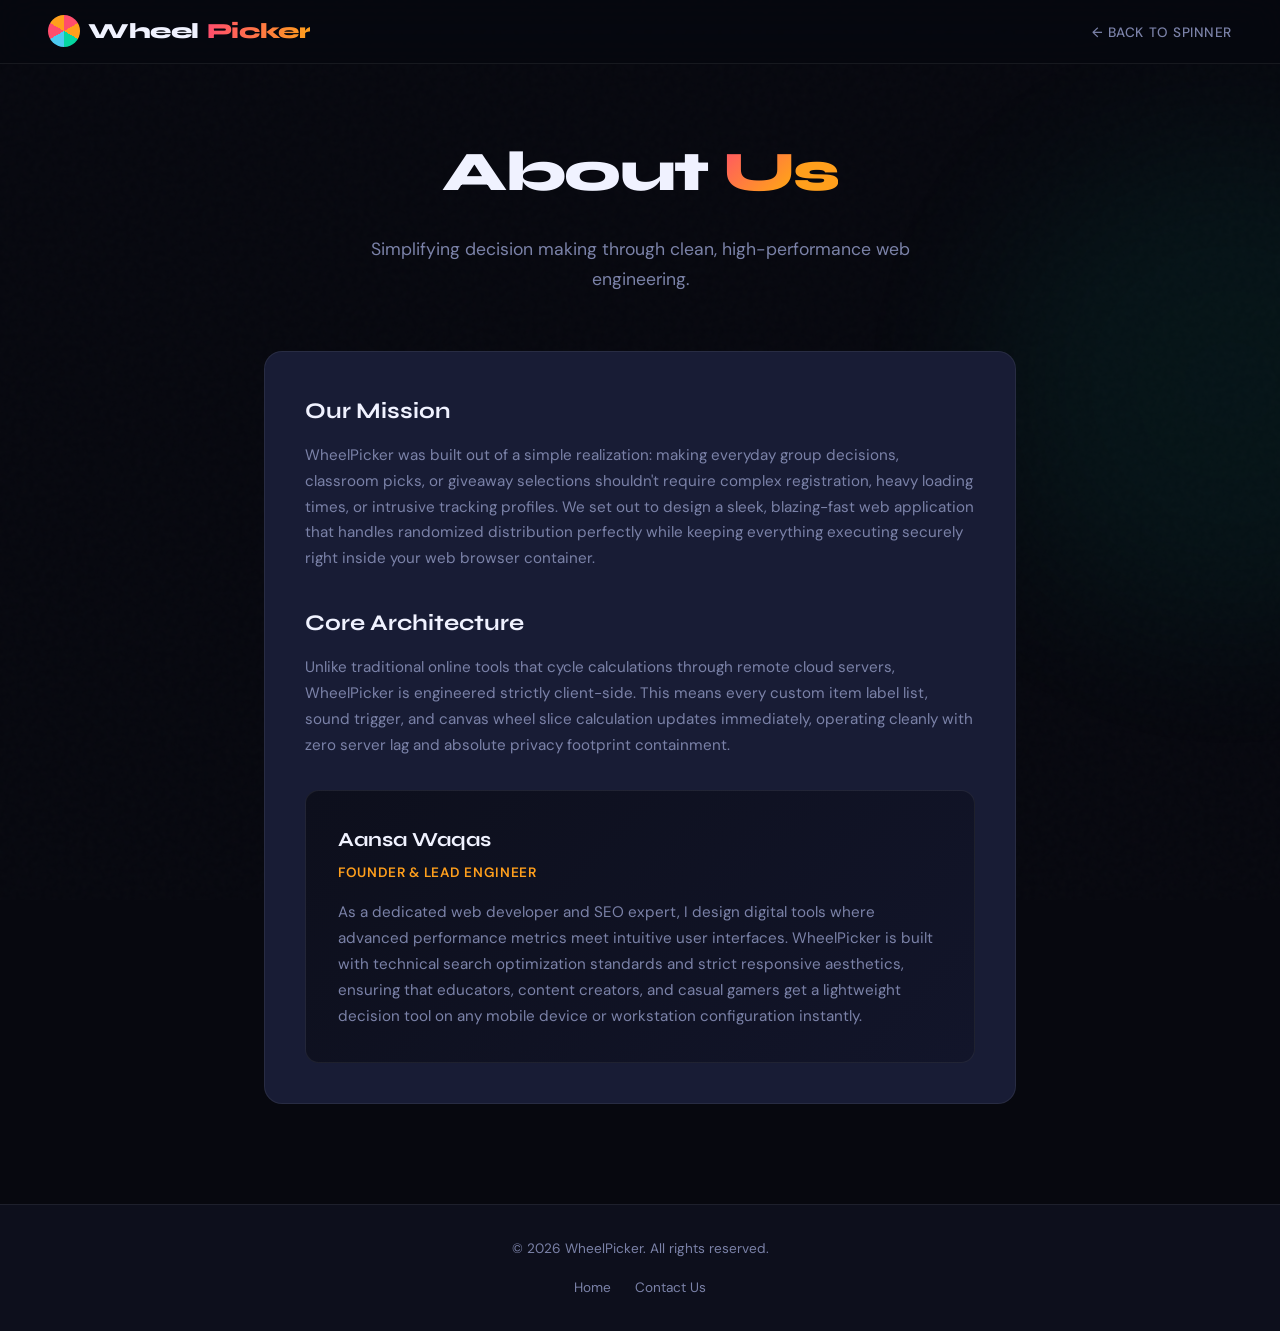
<file: about.html>
<!DOCTYPE html>
<html lang="en">
<head>
  <meta charset="UTF-8" />
  <meta name="viewport" content="width=device-width, initial-scale=1.0" />
  <title>About Us – WheelPicker</title>
  <meta name="description" content="Meet the creator behind WheelPicker. Learn how we engineered a fast, secure, and client-side decision-making random wheel spinner." />
  <link rel="canonical" href="https://wheelpicker.github.io/about" />
  <link rel="icon" type="image/png" sizes="32x32" href="/favicon.png">
  
  <link rel="preconnect" href="https://fonts.googleapis.com" />
  <link rel="preconnect" href="https://fonts.gstatic.com" crossorigin />
  <link href="https://fonts.googleapis.com/css2?family=Syne:wght@400;600;700;800&family=DM+Sans:ital,wght=0,400;0,500;1,400&display=swap" rel="stylesheet" />
  
  <style>
    /* ── DESIGN TOKENS (Matched to index configuration) ── */
    :root {
      --bg:       #07080f;
      --bg2:      #0d0f1c;
      --bg3:      #12152a;
      --surface:  #181c35;
      --border:   rgba(255,255,255,.07);
      --accent:   #ff4d6d;
      --accent2:  #ff9f1c;
      --text:     #f0f2ff;
      --muted:    #7b82a8;
      --radius:   18px;
      --font-head: 'Syne', sans-serif;
      --font-body: 'DM Sans', sans-serif;
    }

    *, *::before, *::after { box-sizing: border-box; margin: 0; padding: 0; }
    html { scroll-behavior: smooth; }
    body {
      font-family: var(--font-body);
      background: var(--bg);
      color: var(--text);
      overflow-x: hidden;
      line-height: 1.7;
      padding-top: 64px;
    }
    a { color: inherit; text-decoration: none; }

    /* Noise overlay */
    body::before {
      content: '';
      position: fixed; inset: 0; z-index: 0; pointer-events: none;
      background-image: url("data:image/svg+xml,%3Csvg viewBox='0 0 200 200' xmlns='http://www.w3.org/2000/svg'%3E%3Cfilter id='n'%3E%3CfeTurbulence type='fractalNoise' baseFrequency='0.75' numOctaves='4' stitchTiles='stitch'/%3E%3C/filter%3E%3Crect width='100%25' height='100%25' filter='url(%23n)' opacity='0.04'/%3E%3C/svg%3E");
      opacity: .45;
    }

    /* ── HEADER ── */
    #site-header {
      position: fixed; top: 0; left: 0; right: 0; z-index: 100;
      display: flex; align-items: center; justify-content: space-between;
      padding: 0 clamp(1rem,4vw,3rem); height: 64px;
      background: rgba(7,8,15,.85); backdrop-filter: blur(18px) saturate(160%);
      border-bottom: 1px solid var(--border);
    }
    .logo {
      font-family: var(--font-head); font-weight: 800; font-size: 1.35rem; letter-spacing: -.02em;
      display: flex; align-items: center; gap: .5rem;
    }
    .logo-icon {
      width: 32px; height: 32px;
      background: conic-gradient(var(--accent) 0 60deg, var(--accent2) 60deg 120deg, #06d6a0 120deg 180deg, #4cc9f0 180deg 240deg, var(--accent) 240deg 300deg, var(--accent2) 300deg 360deg);
      border-radius: 50%;
    }
    .logo span { background: linear-gradient(90deg,var(--accent),var(--accent2)); -webkit-background-clip: text; -webkit-text-fill-color: transparent; }
    nav a { font-size: .85rem; font-weight: 500; letter-spacing: .04em; text-transform: uppercase; color: var(--muted); transition: color .2s; }
    nav a:hover { color: var(--text); }

    /* ── CONTENT LAYOUT ── */
    .legal-container {
      max-width: 800px; margin: 60px auto 100px; padding: 0 1.5rem; position: relative; z-index: 1;
    }
    .hero-area { text-align: center; margin-bottom: 3.5rem; }
    .hero-area h1 { font-family: var(--font-head); font-weight: 800; font-size: clamp(2rem, 5vw, 3.5rem); letter-spacing: -.03em; margin-bottom: 1rem; }
    .hero-area h1 span { background: linear-gradient(135deg, var(--accent) 0%, var(--accent2) 60%); -webkit-background-clip: text; -webkit-text-fill-color: transparent; }
    .tagline { color: var(--muted); font-size: 1.1rem; max-width: 600px; margin: 0 auto; }

    .content-box { background: var(--surface); border: 1px solid var(--border); border-radius: var(--radius); padding: 2.5rem; margin-bottom: 2rem; }
    .content-box h2 { font-family: var(--font-head); font-size: 1.4rem; font-weight: 700; margin: 2rem 0 0.8rem; color: var(--text); }
    .content-box h2:first-of-type { margin-top: 0; }
    .content-box p { color: var(--muted); margin-bottom: 1.2rem; font-size: .95rem; }
    
    /* Profile Feature Card */
    .profile-card {
      background: linear-gradient(135deg, var(--bg2) 0%, var(--bg3) 100%);
      border: 1px solid var(--border);
      border-radius: calc(var(--radius) - 4px);
      padding: 2rem;
      margin-top: 2rem;
      display: flex;
      flex-direction: column;
      gap: 1rem;
    }
    .profile-name { font-family: var(--font-head); font-weight: 700; font-size: 1.25rem; color: var(--text); }
    .profile-title { font-size: .85rem; font-weight: 600; color: var(--accent2); text-transform: uppercase; letter-spacing: .05em; margin-top: -0.75rem; }

    /* Decorative Orb */
    .orb { position: fixed; border-radius: 50%; pointer-events: none; filter: blur(80px); opacity: .06; z-index: 0; width: 500px; height: 500px; background: #06d6a0; top: 15%; right: -200px; }

    /* ── FOOTER ── */
    #site-footer { background: var(--bg2); border-top: 1px solid var(--border); padding: 2rem 1.5rem; text-align: center; margin-top: auto; font-size: .85rem; color: var(--muted); position: relative; z-index: 1; }
    .footer-links { display: flex; justify-content: center; gap: 1.5rem; margin-top: 1rem; }
    .footer-links a { transition: color .2s; }
    .footer-links a:hover { color: var(--text); }
  </style>
</head>
<body>
  <div class="orb"></div>

  <header id="site-header">
    <a href="/" class="logo">
      <div class="logo-icon"></div>
      Wheel<span>Picker</span>
    </a>
    <nav>
      <a href="/">← Back to Spinner</a>
    </nav>
  </header>

  <main class="legal-container">
    <div class="hero-area">
      <h1>About <span>Us</span></h1>
      <p class="tagline">Simplifying decision making through clean, high-performance web engineering.</p>
    </div>

    <div class="content-box">
      <h2>Our Mission</h2>
      <p>WheelPicker was built out of a simple realization: making everyday group decisions, classroom picks, or giveaway selections shouldn't require complex registration, heavy loading times, or intrusive tracking profiles. We set out to design a sleek, blazing-fast web application that handles randomized distribution perfectly while keeping everything executing securely right inside your web browser container.</p>

      <h2>Core Architecture</h2>
      <p>Unlike traditional online tools that cycle calculations through remote cloud servers, WheelPicker is engineered strictly client-side. This means every custom item label list, sound trigger, and canvas wheel slice calculation updates immediately, operating cleanly with zero server lag and absolute privacy footprint containment.</p>

      <div class="profile-card">
        <div class="profile-name">Aansa Waqas</div>
        <div class="profile-title">Founder & Lead Engineer</div>
        <p style="margin: 0;">As a dedicated web developer and SEO expert, I design digital tools where advanced performance metrics meet intuitive user interfaces. WheelPicker is built with technical search optimization standards and strict responsive aesthetics, ensuring that educators, content creators, and casual gamers get a lightweight decision tool on any mobile device or workstation configuration instantly.</p>
      </div>
    </div>
  </main>

  <footer id="site-footer">
    <p>&copy; 2026 WheelPicker. All rights reserved.</p>
    <div class="footer-links">
      <a href="/">Home</a>
      <a href="/contact">Contact Us</a>
    </div>
  </footer>
</body>
</html>
</file>
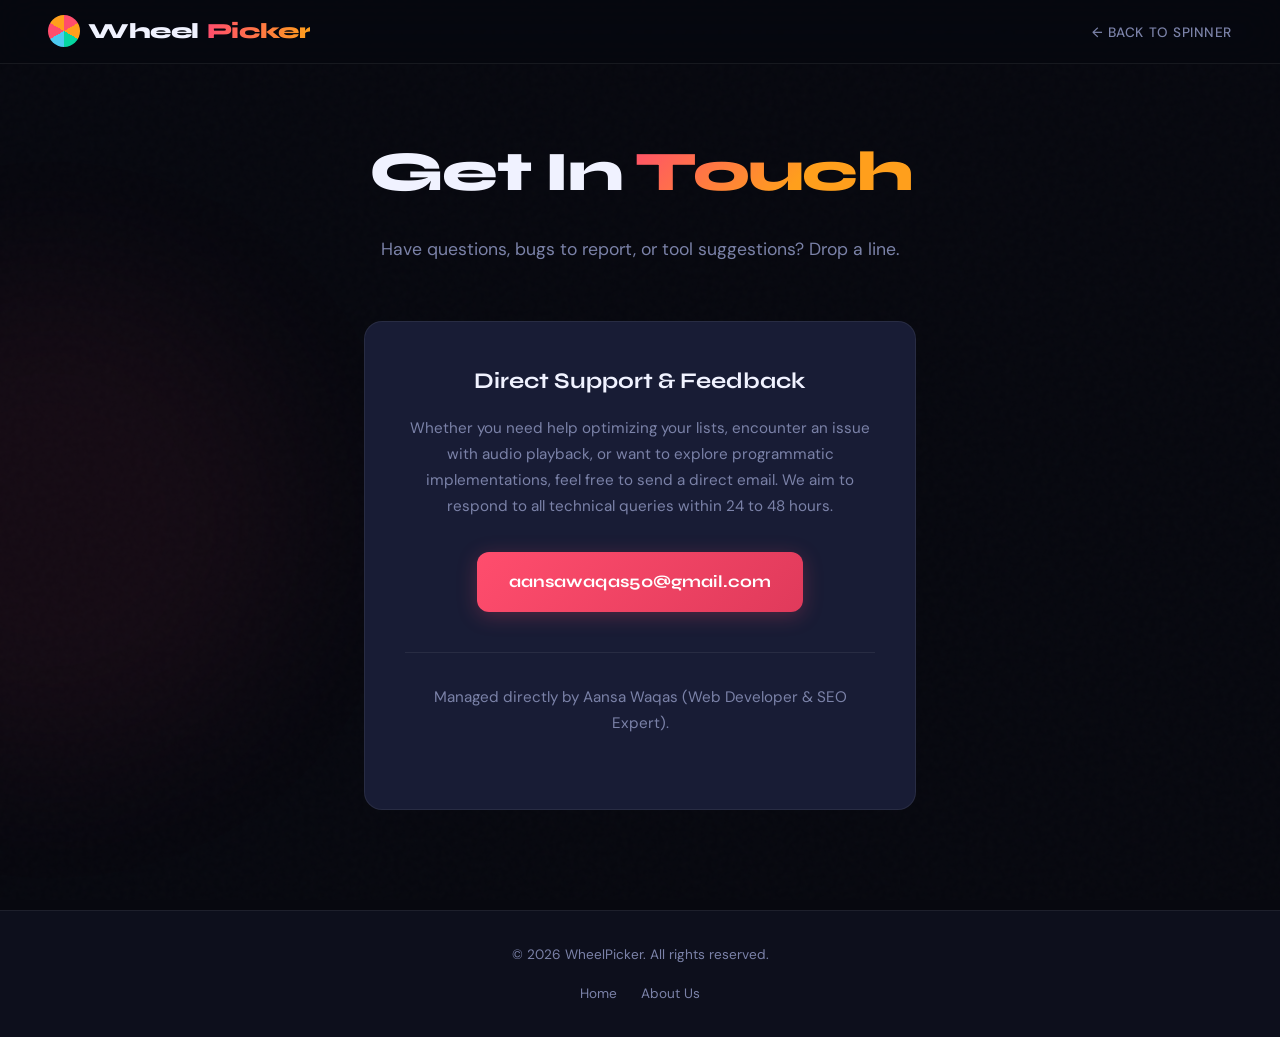
<file: contact.html>
<!DOCTYPE html>
<html lang="en">
<head>
  <meta charset="UTF-8" />
  <meta name="viewport" content="width=device-width, initial-scale=1.0" />
  <title>Contact Us – WheelPicker</title>
  <meta name="description" content="Get in touch with WheelPicker. Reach out directly for support, feedback, feature suggestions, or business inquiries." />
  <link rel="canonical" href="https://wheelpicker.github.io/contact" />
  <link rel="icon" type="image/png" sizes="32x32" href="/favicon.png">
  
  <link rel="preconnect" href="https://fonts.googleapis.com" />
  <link rel="preconnect" href="https://fonts.gstatic.com" crossorigin />
  <link href="https://fonts.googleapis.com/css2?family=Syne:wght@400;600;700;800&family=DM+Sans:ital,wght=0,400;0,500;1,400&display=swap" rel="stylesheet" />
  
  <style>
    /* ── DESIGN TOKENS (Matched to index configuration) ── */
    :root {
      --bg:       #07080f;
      --bg2:      #0d0f1c;
      --bg3:      #12152a;
      --surface:  #181c35;
      --border:   rgba(255,255,255,.07);
      --accent:   #ff4d6d;
      --accent2:  #ff9f1c;
      --text:     #f0f2ff;
      --muted:    #7b82a8;
      --radius:   18px;
      --font-head: 'Syne', sans-serif;
      --font-body: 'DM Sans', sans-serif;
    }

    *, *::before, *::after { box-sizing: border-box; margin: 0; padding: 0; }
    html { scroll-behavior: smooth; }
    body {
      font-family: var(--font-body);
      background: var(--bg);
      color: var(--text);
      overflow-x: hidden;
      line-height: 1.7;
      padding-top: 64px;
    }
    a { color: inherit; text-decoration: none; }

    /* Noise overlay */
    body::before {
      content: '';
      position: fixed; inset: 0; z-index: 0; pointer-events: none;
      background-image: url("data:image/svg+xml,%3Csvg viewBox='0 0 200 200' xmlns='http://www.w3.org/2000/svg'%3E%3Cfilter id='n'%3E%3CfeTurbulence type='fractalNoise' baseFrequency='0.75' numOctaves='4' stitchTiles='stitch'/%3E%3C/filter%3E%3Crect width='100%25' height='100%25' filter='url(%23n)' opacity='0.04'/%3E%3C/svg%3E");
      opacity: .45;
    }

    /* ── HEADER ── */
    #site-header {
      position: fixed; top: 0; left: 0; right: 0; z-index: 100;
      display: flex; align-items: center; justify-content: space-between;
      padding: 0 clamp(1rem,4vw,3rem); height: 64px;
      background: rgba(7,8,15,.85); backdrop-filter: blur(18px) saturate(160%);
      border-bottom: 1px solid var(--border);
    }
    .logo {
      font-family: var(--font-head); font-weight: 800; font-size: 1.35rem; letter-spacing: -.02em;
      display: flex; align-items: center; gap: .5rem;
    }
    .logo-icon {
      width: 32px; height: 32px;
      background: conic-gradient(var(--accent) 0 60deg, var(--accent2) 60deg 120deg, #06d6a0 120deg 180deg, #4cc9f0 180deg 240deg, var(--accent) 240deg 300deg, var(--accent2) 300deg 360deg);
      border-radius: 50%;
    }
    .logo span { background: linear-gradient(90deg,var(--accent),var(--accent2)); -webkit-background-clip: text; -webkit-text-fill-color: transparent; }
    nav a { font-size: .85rem; font-weight: 500; letter-spacing: .04em; text-transform: uppercase; color: var(--muted); transition: color .2s; }
    nav a:hover { color: var(--text); }

    /* ── CONTENT LAYOUT ── */
    .legal-container {
      max-width: 600px; margin: 60px auto 100px; padding: 0 1.5rem; position: relative; z-index: 1;
    }
    .hero-area { text-align: center; margin-bottom: 3.5rem; }
    .hero-area h1 { font-family: var(--font-head); font-weight: 800; font-size: clamp(2rem, 5vw, 3.5rem); letter-spacing: -.03em; margin-bottom: 1rem; }
    .hero-area h1 span { background: linear-gradient(135deg, var(--accent) 0%, var(--accent2) 60%); -webkit-background-clip: text; -webkit-text-fill-color: transparent; }
    .tagline { color: var(--muted); font-size: 1.1rem; }

    .content-box { background: var(--surface); border: 1px solid var(--border); border-radius: var(--radius); padding: 2.5rem; text-align: center; }
    .content-box h2 { font-family: var(--font-head); font-size: 1.4rem; font-weight: 700; margin-bottom: 1rem; color: var(--text); }
    .content-box p { color: var(--muted); margin-bottom: 2rem; font-size: .95rem; }

    /* Direct Contact Button Link */
    .email-link {
      display: inline-flex;
      align-items: center;
      justify-content: center;
      background: linear-gradient(135deg, var(--accent) 0%, #e03a5b 100%);
      color: #fff;
      font-family: var(--font-head);
      font-weight: 700;
      font-size: 1.05rem;
      padding: 1rem 2rem;
      border-radius: 12px;
      box-shadow: 0 4px 20px rgba(255, 77, 109, 0.25);
      transition: transform 0.2s, box-shadow 0.2s;
    }
    .email-link:hover {
      transform: translateY(-2px);
      box-shadow: 0 6px 24px rgba(255, 77, 109, 0.4);
    }
    
    .meta-info {
      margin-top: 2.5rem;
      padding-top: 2rem;
      border-top: 1px solid var(--border);
      color: var(--muted);
      font-size: .85rem;
    }

    /* Decorative Orb */
    .orb { position: fixed; border-radius: 50%; pointer-events: none; filter: blur(80px); opacity: .06; z-index: 0; width: 500px; height: 500px; background: var(--accent); top: 30%; left: -200px; }

    /* ── FOOTER ── */
    #site-footer { background: var(--bg2); border-top: 1px solid var(--border); padding: 2rem 1.5rem; text-align: center; margin-top: auto; font-size: .85rem; color: var(--muted); position: relative; z-index: 1; }
    .footer-links { display: flex; justify-content: center; gap: 1.5rem; margin-top: 1rem; }
    .footer-links a { transition: color .2s; }
    .footer-links a:hover { color: var(--text); }
  </style>
</head>
<body>
  <div class="orb"></div>

  <header id="site-header">
    <a href="/" class="logo">
      <div class="logo-icon"></div>
      Wheel<span>Picker</span>
    </a>
    <nav>
      <a href="/">← Back to Spinner</a>
    </nav>
  </header>

  <main class="legal-container">
    <div class="hero-area">
      <h1>Get In <span>Touch</span></h1>
      <p class="tagline">Have questions, bugs to report, or tool suggestions? Drop a line.</p>
    </div>

    <div class="content-box">
      <h2>Direct Support & Feedback</h2>
      <p>Whether you need help optimizing your lists, encounter an issue with audio playback, or want to explore programmatic implementations, feel free to send a direct email. We aim to respond to all technical queries within 24 to 48 hours.</p>

      <a href="mailto:aansawaqas50@gmail.com" class="email-link">
        aansawaqas50@gmail.com
      </a>

      <div class="meta-info">
        <p>Managed directly by Aansa Waqas (Web Developer & SEO Expert).</p>
      </div>
    </div>
  </main>

  <footer id="site-footer">
    <p>&copy; 2026 WheelPicker. All rights reserved.</p>
    <div class="footer-links">
      <a href="/">Home</a>
      <a href="/about">About Us</a>
    </div>
  </footer>
</body>
</html>
</file>
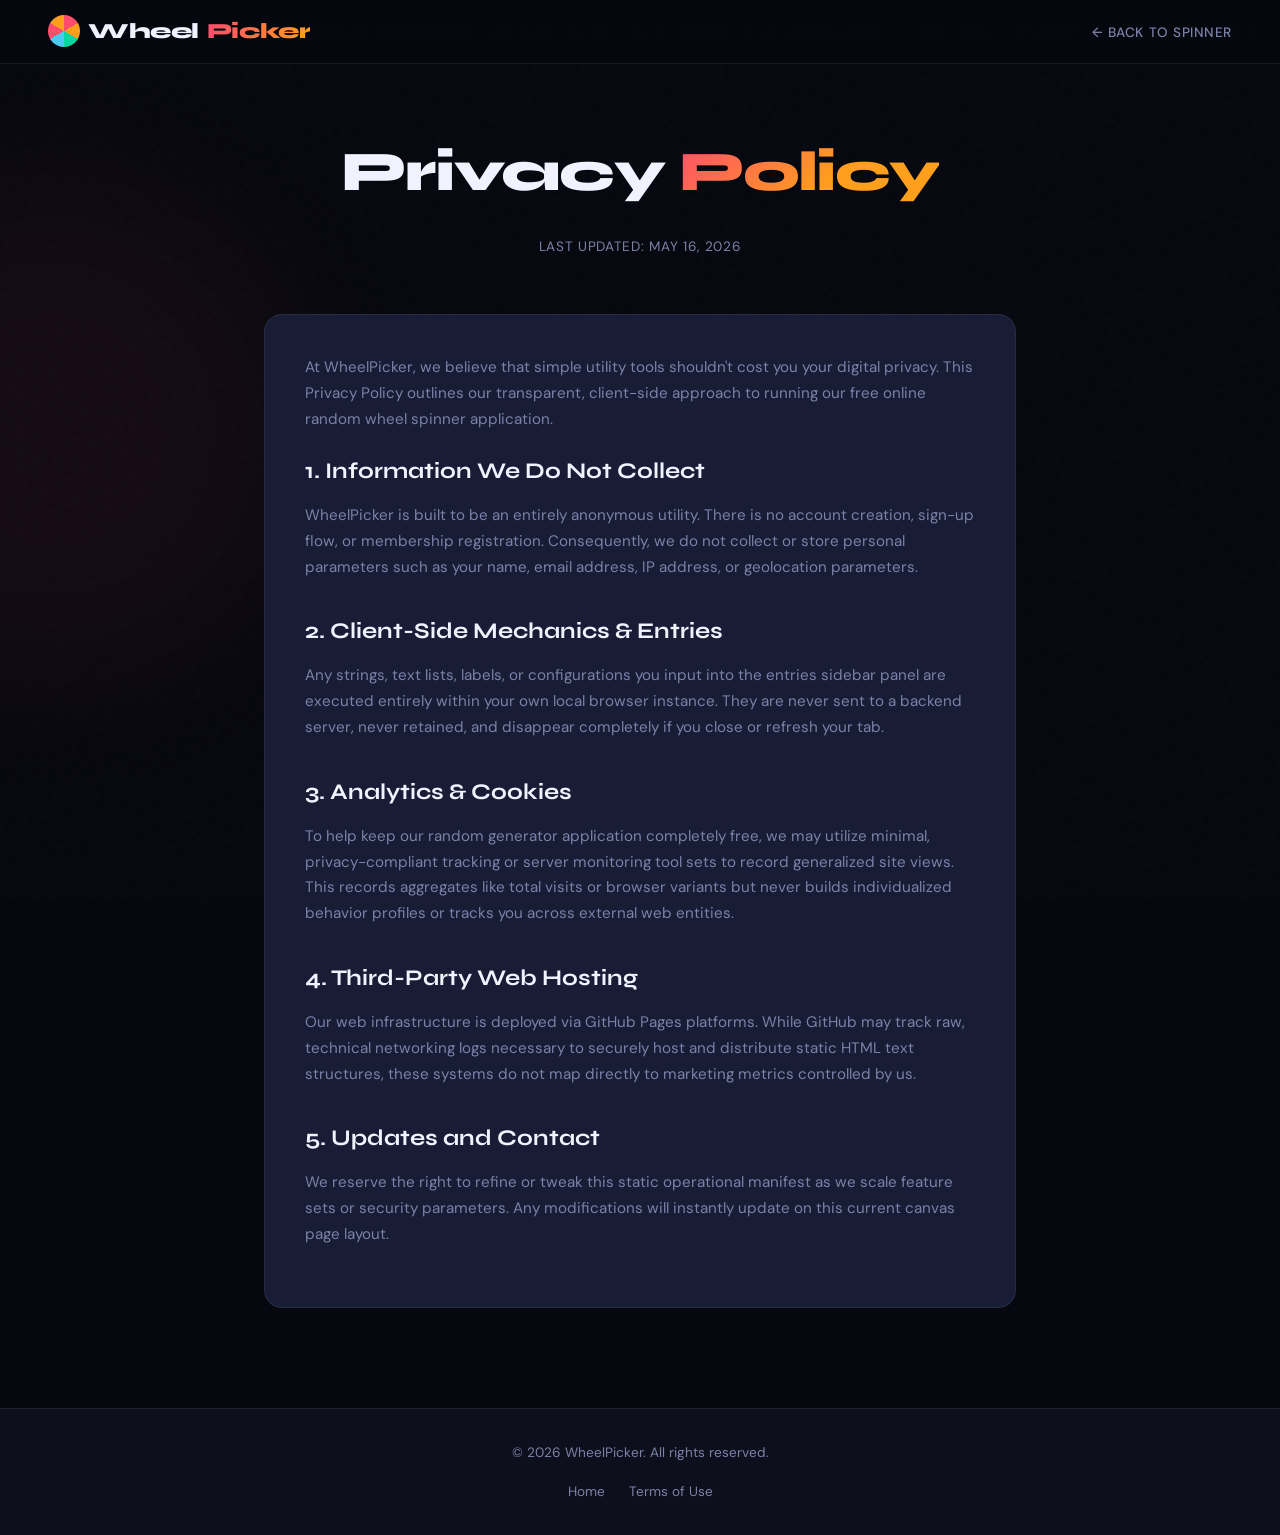
<file: privacy.html>
<!DOCTYPE html>
<html lang="en">
<head>
  <meta charset="UTF-8" />
  <meta name="viewport" content="width=device-width, initial-scale=1.0" />
  <title>Privacy Policy – WheelPicker</title>
  <meta name="description" content="Privacy Policy for WheelPicker. Learn how we maintain a secure, private, and cookie-free random wheel spinning experience." />
  <link rel="canonical" href="https://wheelpicker.github.io/privacy" />
  <link rel="icon" type="image/png" sizes="32x32" href="/favicon.png">
  
  <link rel="preconnect" href="https://fonts.googleapis.com" />
  <link rel="preconnect" href="https://fonts.gstatic.com" crossorigin />
  <link href="https://fonts.googleapis.com/css2?family=Syne:wght@400;600;700;800&family=DM+Sans:ital,wght=0,400;0,500;1,400&display=swap" rel="stylesheet" />
  
  <style>
    /* ── DESIGN TOKENS (Matched to index configuration) ── */
    :root {
      --bg:       #07080f;
      --bg2:      #0d0f1c;
      --bg3:      #12152a;
      --surface:  #181c35;
      --border:   rgba(255,255,255,.07);
      --accent:   #ff4d6d;
      --accent2:  #ff9f1c;
      --text:     #f0f2ff;
      --muted:    #7b82a8;
      --radius:   18px;
      --font-head: 'Syne', sans-serif;
      --font-body: 'DM Sans', sans-serif;
    }

    *, *::before, *::after { box-sizing: border-box; margin: 0; padding: 0; }
    html { scroll-behavior: smooth; }
    body {
      font-family: var(--font-body);
      background: var(--bg);
      color: var(--text);
      overflow-x: hidden;
      line-height: 1.7;
      padding-top: 64px;
    }
    a { color: inherit; text-decoration: none; }

    /* Noise overlay */
    body::before {
      content: '';
      position: fixed; inset: 0; z-index: 0; pointer-events: none;
      background-image: url("data:image/svg+xml,%3Csvg viewBox='0 0 200 200' xmlns='http://www.w3.org/2000/svg'%3E%3Cfilter id='n'%3E%3CfeTurbulence type='fractalNoise' baseFrequency='0.75' numOctaves='4' stitchTiles='stitch'/%3E%3C/filter%3E%3Crect width='100%25' height='100%25' filter='url(%23n)' opacity='0.04'/%3E%3C/svg%3E");
      opacity: .45;
    }

    /* ── HEADER ── */
    #site-header {
      position: fixed; top: 0; left: 0; right: 0; z-index: 100;
      display: flex; align-items: center; justify-content: space-between;
      padding: 0 clamp(1rem,4vw,3rem); height: 64px;
      background: rgba(7,8,15,.85); backdrop-filter: blur(18px) saturate(160%);
      border-bottom: 1px solid var(--border);
    }
    .logo {
      font-family: var(--font-head); font-weight: 800; font-size: 1.35rem; letter-spacing: -.02em;
      display: flex; align-items: center; gap: .5rem;
    }
    .logo-icon {
      width: 32px; height: 32px;
      background: conic-gradient(var(--accent) 0 60deg, var(--accent2) 60deg 120deg, #06d6a0 120deg 180deg, #4cc9f0 180deg 240deg, var(--accent) 240deg 300deg, var(--accent2) 300deg 360deg);
      border-radius: 50%;
    }
    .logo span { background: linear-gradient(90deg,var(--accent),var(--accent2)); -webkit-background-clip: text; -webkit-text-fill-color: transparent; }
    nav a { font-size: .85rem; font-weight: 500; letter-spacing: .04em; text-transform: uppercase; color: var(--muted); transition: color .2s; }
    nav a:hover { color: var(--text); }

    /* ── CONTENT LAYOUT ── */
    .legal-container {
      max-width: 800px; margin: 60px auto 100px; padding: 0 1.5rem; position: relative; z-index: 1;
    }
    .hero-area { text-align: center; margin-bottom: 3.5rem; }
    .hero-area h1 { font-family: var(--font-head); font-weight: 800; font-size: clamp(2rem, 5vw, 3.5rem); letter-spacing: -.03em; margin-bottom: 1rem; }
    .hero-area h1 span { background: linear-gradient(135deg, var(--accent) 0%, var(--accent2) 60%); -webkit-background-clip: text; -webkit-text-fill-color: transparent; }
    .last-updated { color: var(--muted); font-size: .85rem; letter-spacing: .05em; text-transform: uppercase; }

    .content-box { background: var(--surface); border: 1px solid var(--border); border-radius: var(--radius); padding: 2.5rem; }
    .content-box h2 { font-family: var(--font-head); font-size: 1.4rem; font-weight: 700; margin: 2rem 0 0.8rem; color: var(--text); }
    .content-box h2:first-of-type { margin-top: 0; }
    .content-box p { color: var(--muted); margin-bottom: 1.2rem; font-size: .95rem; }
    .content-box ul { margin-left: 1.5rem; margin-bottom: 1.2rem; color: var(--muted); font-size: .95rem; }
    .content-box li { margin-bottom: .5rem; }

    /* Decorative Orb */
    .orb { position: fixed; border-radius: 50%; pointer-events: none; filter: blur(80px); opacity: .06; z-index: 0; width: 500px; height: 500px; background: var(--accent); top: 20%; left: -200px; }

    /* ── FOOTER ── */
    #site-footer { background: var(--bg2); border-top: 1px solid var(--border); padding: 2rem 1.5rem; text-align: center; margin-top: auto; font-size: .85rem; color: var(--muted); position: relative; z-index: 1; }
    .footer-links { display: flex; justify-content: center; gap: 1.5rem; margin-top: 1rem; }
    .footer-links a { transition: color .2s; }
    .footer-links a:hover { color: var(--text); }
  </style>
</head>
<body>
  <div class="orb"></div>

  <header id="site-header">
    <a href="/" class="logo">
      <div class="logo-icon"></div>
      Wheel<span>Picker</span>
    </a>
    <nav>
      <a href="/">← Back to Spinner</a>
    </nav>
  </header>

  <main class="legal-container">
    <div class="hero-area">
      <h1>Privacy <span>Policy</span></h1>
      <p class="last-updated">Last Updated: May 16, 2026</p>
    </div>

    <div class="content-box">
      <p>At WheelPicker, we believe that simple utility tools shouldn't cost you your digital privacy. This Privacy Policy outlines our transparent, client-side approach to running our free online random wheel spinner application.</p>

      <h2>1. Information We Do Not Collect</h2>
      <p>WheelPicker is built to be an entirely anonymous utility. There is no account creation, sign-up flow, or membership registration. Consequently, we do not collect or store personal parameters such as your name, email address, IP address, or geolocation parameters.</p>

      <h2>2. Client-Side Mechanics & Entries</h2>
      <p>Any strings, text lists, labels, or configurations you input into the entries sidebar panel are executed entirely within your own local browser instance. They are never sent to a backend server, never retained, and disappear completely if you close or refresh your tab.</p>

      <h2>3. Analytics & Cookies</h2>
      <p>To help keep our random generator application completely free, we may utilize minimal, privacy-compliant tracking or server monitoring tool sets to record generalized site views. This records aggregates like total visits or browser variants but never builds individualized behavior profiles or tracks you across external web entities.</p>

      <h2>4. Third-Party Web Hosting</h2>
      <p>Our web infrastructure is deployed via GitHub Pages platforms. While GitHub may track raw, technical networking logs necessary to securely host and distribute static HTML text structures, these systems do not map directly to marketing metrics controlled by us.</p>

      <h2>5. Updates and Contact</h2>
      <p>We reserve the right to refine or tweak this static operational manifest as we scale feature sets or security parameters. Any modifications will instantly update on this current canvas page layout.</p>
    </div>
  </main>

  <footer id="site-footer">
    <p>&copy; 2026 WheelPicker. All rights reserved.</p>
    <div class="footer-links">
      <a href="/">Home</a>
      <a href="/terms">Terms of Use</a>
    </div>
  </footer>
</body>
</html>
</file>
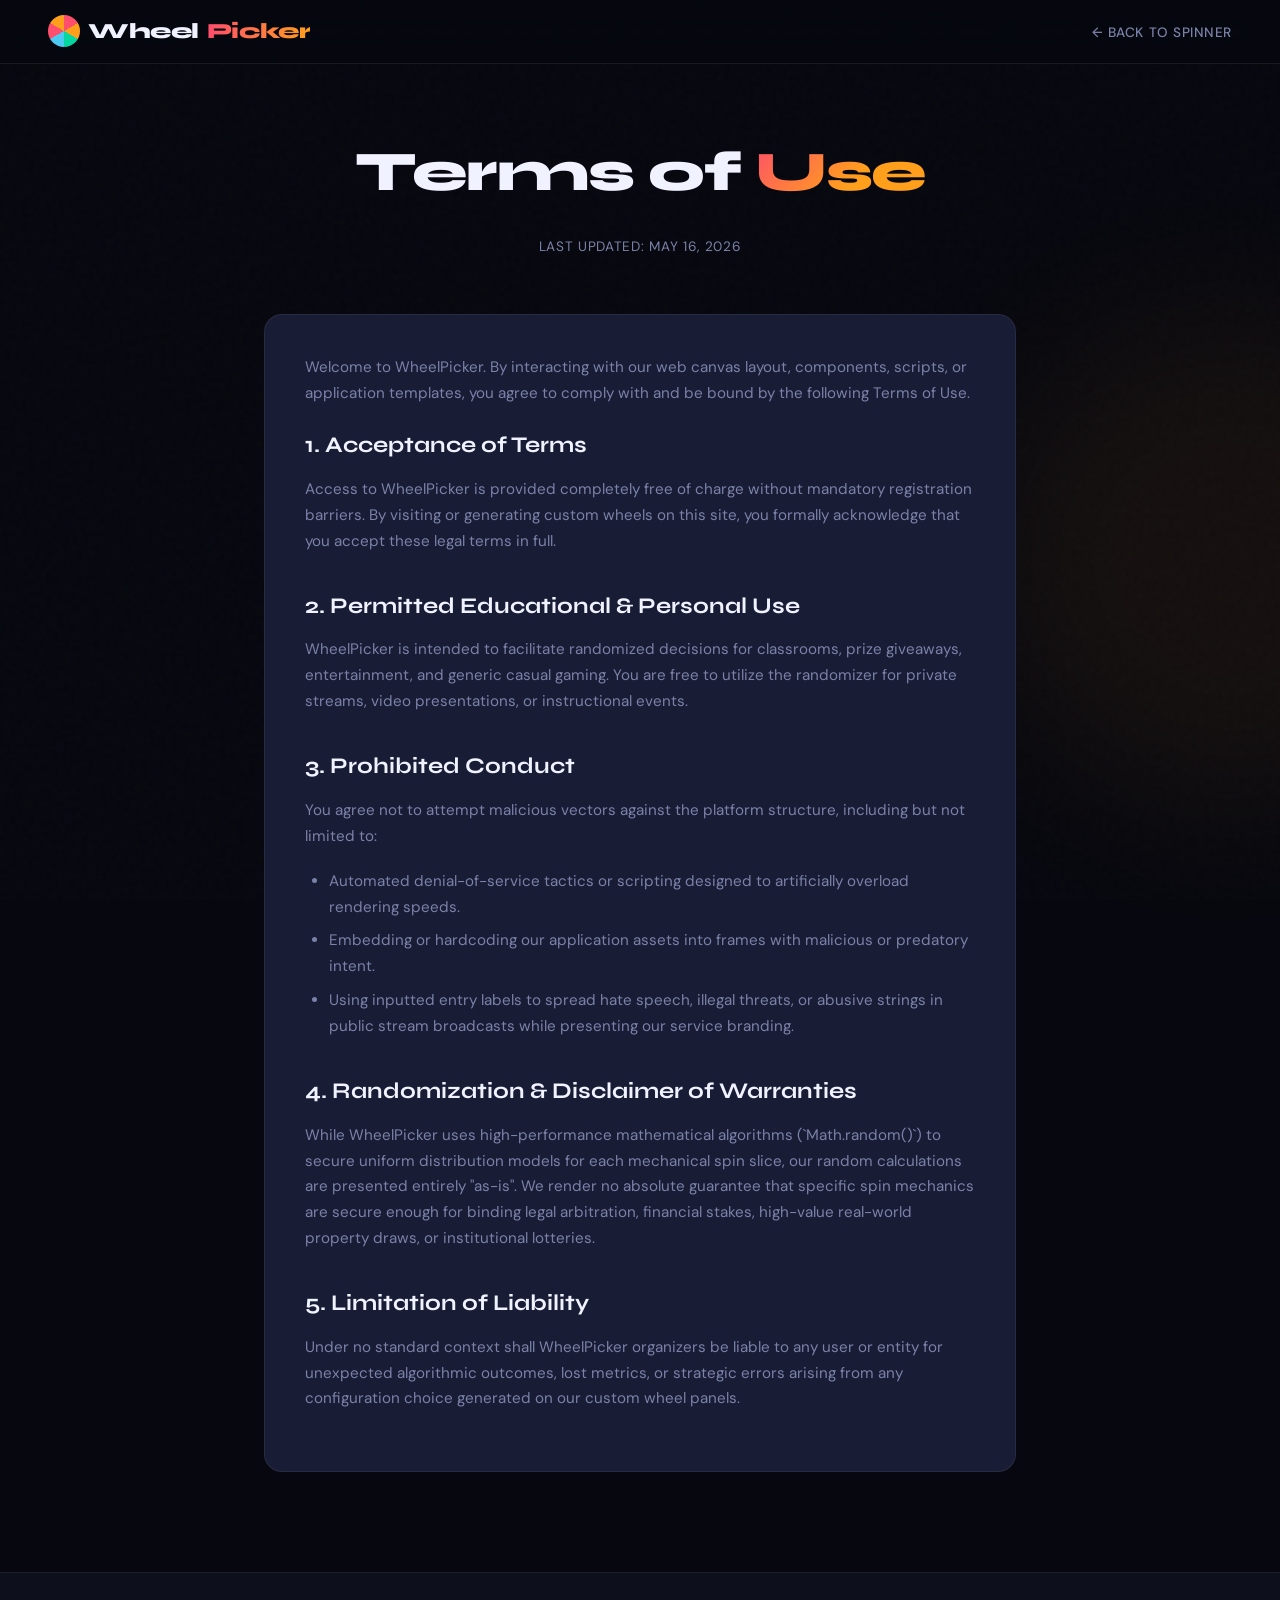
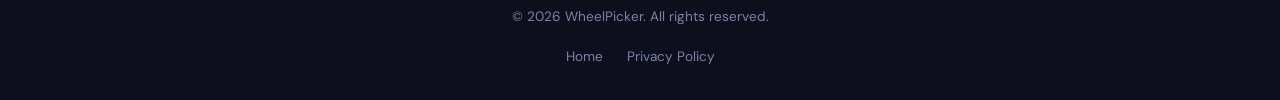
<file: terms.html>
<!DOCTYPE html>
<html lang="en">
<head>
  <meta charset="UTF-8" />
  <meta name="viewport" content="width=device-width, initial-scale=1.0" />
  <title>Terms of Use – WheelPicker</title>
  <meta name="description" content="Terms of Use for WheelPicker. Understand the ground rules for using our free random wheel spinner software application." />
  <link rel="canonical" href="https://wheelpicker.github.io/terms" />
  <link rel="icon" type="image/png" sizes="32x32" href="/favicon.png">
  
  <link rel="preconnect" href="https://fonts.googleapis.com" />
  <link rel="preconnect" href="https://fonts.gstatic.com" crossorigin />
  <link href="https://fonts.googleapis.com/css2?family=Syne:wght@400;600;700;800&family=DM+Sans:ital,wght=0,400;0,500;1,400&display=swap" rel="stylesheet" />
  
  <style>
    /* ── DESIGN TOKENS (Matched to index configuration) ── */
    :root {
      --bg:       #07080f;
      --bg2:      #0d0f1c;
      --bg3:      #12152a;
      --surface:  #181c35;
      --border:   rgba(255,255,255,.07);
      --accent:   #ff4d6d;
      --accent2:  #ff9f1c;
      --text:     #f0f2ff;
      --muted:    #7b82a8;
      --radius:   18px;
      --font-head: 'Syne', sans-serif;
      --font-body: 'DM Sans', sans-serif;
    }

    *, *::before, *::after { box-sizing: border-box; margin: 0; padding: 0; }
    html { scroll-behavior: smooth; }
    body {
      font-family: var(--font-body);
      background: var(--bg);
      color: var(--text);
      overflow-x: hidden;
      line-height: 1.7;
      padding-top: 64px;
    }
    a { color: inherit; text-decoration: none; }

    /* Noise overlay */
    body::before {
      content: '';
      position: fixed; inset: 0; z-index: 0; pointer-events: none;
      background-image: url("data:image/svg+xml,%3Csvg viewBox='0 0 200 200' xmlns='http://www.w3.org/2000/svg'%3E%3Cfilter id='n'%3E%3CfeTurbulence type='fractalNoise' baseFrequency='0.75' numOctaves='4' stitchTiles='stitch'/%3E%3C/filter%3E%3Crect width='100%25' height='100%25' filter='url(%23n)' opacity='0.04'/%3E%3C/svg%3E");
      opacity: .45;
    }

    /* ── HEADER ── */
    #site-header {
      position: fixed; top: 0; left: 0; right: 0; z-index: 100;
      display: flex; align-items: center; justify-content: space-between;
      padding: 0 clamp(1rem,4vw,3rem); height: 64px;
      background: rgba(7,8,15,.85); backdrop-filter: blur(18px) saturate(160%);
      border-bottom: 1px solid var(--border);
    }
    .logo {
      font-family: var(--font-head); font-weight: 800; font-size: 1.35rem; letter-spacing: -.02em;
      display: flex; align-items: center; gap: .5rem;
    }
    .logo-icon {
      width: 32px; height: 32px;
      background: conic-gradient(var(--accent) 0 60deg, var(--accent2) 60deg 120deg, #06d6a0 120deg 180deg, #4cc9f0 180deg 240deg, var(--accent) 240deg 300deg, var(--accent2) 300deg 360deg);
      border-radius: 50%;
    }
    .logo span { background: linear-gradient(90deg,var(--accent),var(--accent2)); -webkit-background-clip: text; -webkit-text-fill-color: transparent; }
    nav a { font-size: .85rem; font-weight: 500; letter-spacing: .04em; text-transform: uppercase; color: var(--muted); transition: color .2s; }
    nav a:hover { color: var(--text); }

    /* ── CONTENT LAYOUT ── */
    .legal-container {
      max-width: 800px; margin: 60px auto 100px; padding: 0 1.5rem; position: relative; z-index: 1;
    }
    .hero-area { text-align: center; margin-bottom: 3.5rem; }
    .hero-area h1 { font-family: var(--font-head); font-weight: 800; font-size: clamp(2rem, 5vw, 3.5rem); letter-spacing: -.03em; margin-bottom: 1rem; }
    .hero-area h1 span { background: linear-gradient(135deg, var(--accent) 0%, var(--accent2) 60%); -webkit-background-clip: text; -webkit-text-fill-color: transparent; }
    .last-updated { color: var(--muted); font-size: .85rem; letter-spacing: .05em; text-transform: uppercase; }

    .content-box { background: var(--surface); border: 1px solid var(--border); border-radius: var(--radius); padding: 2.5rem; }
    .content-box h2 { font-family: var(--font-head); font-size: 1.4rem; font-weight: 700; margin: 2rem 0 0.8rem; color: var(--text); }
    .content-box h2:first-of-type { margin-top: 0; }
    .content-box p { color: var(--muted); margin-bottom: 1.2rem; font-size: .95rem; }
    .content-box ul { margin-left: 1.5rem; margin-bottom: 1.2rem; color: var(--muted); font-size: .95rem; }
    .content-box li { margin-bottom: .5rem; }

    /* Decorative Orb */
    .orb { position: fixed; border-radius: 50%; pointer-events: none; filter: blur(80px); opacity: .06; z-index: 0; width: 500px; height: 500px; background: var(--accent2); bottom: 10%; right: -200px; }

    /* ── FOOTER ── */
    #site-footer { background: var(--bg2); border-top: 1px solid var(--border); padding: 2rem 1.5rem; text-align: center; margin-top: auto; font-size: .85rem; color: var(--muted); position: relative; z-index: 1; }
    .footer-links { display: flex; justify-content: center; gap: 1.5rem; margin-top: 1rem; }
    .footer-links a { transition: color .2s; }
    .footer-links a:hover { color: var(--text); }
  </style>
</head>
<body>
  <div class="orb"></div>

  <header id="site-header">
    <a href="/" class="logo">
      <div class="logo-icon"></div>
      Wheel<span>Picker</span>
    </a>
    <nav>
      <a href="/">← Back to Spinner</a>
    </nav>
  </header>

  <main class="legal-container">
    <div class="hero-area">
      <h1>Terms of <span>Use</span></h1>
      <p class="last-updated">Last Updated: May 16, 2026</p>
    </div>

    <div class="content-box">
      <p>Welcome to WheelPicker. By interacting with our web canvas layout, components, scripts, or application templates, you agree to comply with and be bound by the following Terms of Use.</p>

      <h2>1. Acceptance of Terms</h2>
      <p>Access to WheelPicker is provided completely free of charge without mandatory registration barriers. By visiting or generating custom wheels on this site, you formally acknowledge that you accept these legal terms in full.</p>

      <h2>2. Permitted Educational & Personal Use</h2>
      <p>WheelPicker is intended to facilitate randomized decisions for classrooms, prize giveaways, entertainment, and generic casual gaming. You are free to utilize the randomizer for private streams, video presentations, or instructional events.</p>

      <h2>3. Prohibited Conduct</h2>
      <p>You agree not to attempt malicious vectors against the platform structure, including but not limited to:</p>
      <ul>
        <li>Automated denial-of-service tactics or scripting designed to artificially overload rendering speeds.</li>
        <li>Embedding or hardcoding our application assets into frames with malicious or predatory intent.</li>
        <li>Using inputted entry labels to spread hate speech, illegal threats, or abusive strings in public stream broadcasts while presenting our service branding.</li>
      </ul>

      <h2>4. Randomization & Disclaimer of Warranties</h2>
      <p>While WheelPicker uses high-performance mathematical algorithms (`Math.random()`) to secure uniform distribution models for each mechanical spin slice, our random calculations are presented entirely "as-is". We render no absolute guarantee that specific spin mechanics are secure enough for binding legal arbitration, financial stakes, high-value real-world property draws, or institutional lotteries.</p>

      <h2>5. Limitation of Liability</h2>
      <p>Under no standard context shall WheelPicker organizers be liable to any user or entity for unexpected algorithmic outcomes, lost metrics, or strategic errors arising from any configuration choice generated on our custom wheel panels.</p>
    </div>
  </main>

  <footer id="site-footer">
    <p>&copy; 2026 WheelPicker. All rights reserved.</p>
    <div class="footer-links">
      <a href="/">Home</a>
      <a href="/privacy">Privacy Policy</a>
    </div>
  </footer>
</body>
</html>
</file>
<file: css/style.css>
/* ============ TOKENS ============ */
:root {
  --white: #ffffff;
  --ink: #16121f;
  --ink-soft: #4a4460;
  --violet: #7c3aed;
  --pink: #ec4899;
  --yellow: #fbbf24;
  --cyan: #06b6d4;
  --coral: #fb5607;
  --mint: #10b981;
  --line: #ece9f5;
  --surface: #faf9ff;

  --font-display: 'Baloo 2', system-ui, sans-serif;
  --font-body: 'Outfit', system-ui, sans-serif;
  --font-mono: 'JetBrains Mono', monospace;

  --radius-lg: 28px;
  --radius-md: 18px;
  --radius-sm: 10px;

  --shadow-soft: 0 12px 30px -12px rgba(124, 58, 237, 0.25);
  --shadow-pop: 0 18px 40px -14px rgba(236, 72, 153, 0.35);
}

* { box-sizing: border-box; }
html { scroll-behavior: smooth; }

body {
  margin: 0;
  background: var(--white);
  color: var(--ink);
  font-family: var(--font-body);
  line-height: 1.6;
  -webkit-font-smoothing: antialiased;
}

h1, h2, h3 {
  font-family: var(--font-display);
  font-weight: 700;
  color: var(--ink);
  margin: 0 0 .5em;
  line-height: 1.15;
}

h1 { font-size: clamp(2.2rem, 5vw, 3.4rem); font-weight: 800; }
h2 { font-size: clamp(1.7rem, 3.4vw, 2.4rem); text-align: center; }
h3 { font-size: 1.15rem; }

p { margin: 0 0 1em; color: var(--ink-soft); }

a { color: inherit; }

.container {
  max-width: 1180px;
  margin: 0 auto;
  padding: 0 24px;
}
.container.narrow { max-width: 760px; }

.eyebrow {
  font-family: var(--font-mono);
  font-size: .78rem;
  font-weight: 600;
  letter-spacing: .12em;
  text-transform: uppercase;
  color: var(--pink);
  margin-bottom: .6em;
}
.eyebrow.center { text-align: center; }

.section { padding: 88px 0; }
.section-lede {
  max-width: 620px;
  margin: 0 auto 3rem;
  text-align: center;
}

/* ============ BUTTONS ============ */
.btn {
  display: inline-flex;
  align-items: center;
  justify-content: center;
  gap: .5em;
  font-family: var(--font-display);
  font-weight: 600;
  font-size: .98rem;
  padding: 14px 26px;
  border-radius: 999px;
  border: none;
  cursor: pointer;
  text-decoration: none;
  transition: transform .18s ease, box-shadow .18s ease;
}
.btn:hover { transform: translateY(-2px); }
.btn-primary {
  background: linear-gradient(135deg, var(--violet), var(--pink));
  color: #fff;
  box-shadow: var(--shadow-pop);
}
.btn-ghost {
  background: var(--surface);
  color: var(--violet);
  border: 2px solid var(--line);
}
.btn-outline {
  background: transparent;
  border: 2px solid var(--line);
  color: var(--ink);
  border-radius: 999px;
  padding: 10px 18px;
  font-family: var(--font-body);
  font-weight: 600;
  font-size: .88rem;
}
.btn-spin {
  background: linear-gradient(135deg, var(--coral), var(--yellow));
  color: #fff;
  width: 100%;
  box-shadow: 0 14px 30px -12px rgba(251, 86, 7, .45);
}

/* ============ HERO ============ */
.hero {
  position: relative;
  overflow: hidden;
  padding: 64px 0 100px;
  background:
    radial-gradient(circle at 85% 10%, rgba(6,182,212,.10), transparent 45%),
    radial-gradient(circle at 10% 85%, rgba(236,72,153,.10), transparent 45%);
}

.hero-orbits { position: absolute; inset: 0; pointer-events: none; }
.orbit-dot {
  position: absolute;
  border-radius: 50%;
  filter: blur(1px);
  animation: float 7s ease-in-out infinite;
  opacity: .85;
}
.dot-1 { width: 22px; height: 22px; background: var(--yellow); top: 12%; left: 6%; animation-delay: 0s; }
.dot-2 { width: 14px; height: 14px; background: var(--cyan); top: 70%; left: 12%; animation-delay: 1.2s; }
.dot-3 { width: 18px; height: 18px; background: var(--pink); top: 20%; right: 8%; animation-delay: .6s; }
.dot-4 { width: 12px; height: 12px; background: var(--mint); top: 55%; right: 4%; animation-delay: 1.8s; }
.dot-5 { width: 16px; height: 16px; background: var(--coral); bottom: 8%; right: 30%; animation-delay: 2.4s; }

@keyframes float {
  0%, 100% { transform: translateY(0) translateX(0); }
  50% { transform: translateY(-22px) translateX(10px); }
}

.hero-grid {
  display: grid;
  grid-template-columns: 1.05fr .95fr;
  gap: 56px;
  align-items: center;
  position: relative;
  z-index: 1;
}

.hero-lede { font-size: 1.08rem; max-width: 520px; }

.text-swap {
  background: linear-gradient(135deg, var(--violet), var(--pink), var(--coral));
  -webkit-background-clip: text;
  background-clip: text;
  color: transparent;
}

.hero-cta-row { display: flex; gap: 14px; flex-wrap: wrap; margin: 1.8em 0; }
.hero-cta-row.center { justify-content: center; }

.hero-stats {
  display: flex;
  gap: 32px;
  list-style: none;
  padding: 0;
  margin: 1.6em 0 0;
}
.hero-stats li { display: flex; flex-direction: column; }
.hero-stats strong { font-family: var(--font-display); font-size: 1.5rem; color: var(--violet); }
.hero-stats span { font-size: .82rem; color: var(--ink-soft); }

/* ============ WHEEL TOOL ============ */
.hero-tool {
  background: var(--surface);
  border-radius: var(--radius-lg);
  border: 2px solid var(--line);
  padding: 32px;
  box-shadow: var(--shadow-soft);
}

.wheel-card {
  position: relative;
  width: 100%;
  max-width: 320px;
  aspect-ratio: 1 / 1;
  margin: 0 auto 26px;
}
.wheel-card canvas {
  width: 100%;
  height: 100%;
  border-radius: 50%;
  box-shadow: 0 0 0 6px #fff, 0 20px 40px -16px rgba(22,18,31,.35);
  cursor: crosshair;
  touch-action: none;
}
.wheel-hub {
  position: absolute;
  top: 50%; left: 50%;
  width: 54px; height: 54px;
  border-radius: 50%;
  background: #fff;
  border: 4px solid var(--ink);
  transform: translate(-50%, -50%);
  pointer-events: none;
}
.wheel-pointer {
  position: absolute;
  width: 20px; height: 20px;
  border-radius: 50%;
  background: #fff;
  border: 4px solid var(--ink);
  transform: translate(-50%, -50%);
  top: 50%; left: 50%;
  pointer-events: none;
  box-shadow: 0 0 0 3px rgba(255,255,255,.6);
}

.wheel-controls { display: flex; flex-direction: column; gap: 14px; }
.range-label {
  font-family: var(--font-mono);
  font-size: .75rem;
  text-transform: uppercase;
  letter-spacing: .08em;
  color: var(--ink-soft);
}
input[type="range"] { width: 100%; accent-color: var(--violet); }

.color-readout {
  display: grid;
  grid-template-columns: repeat(3, 1fr);
  gap: 10px;
}
.swatch-copy {
  background: #fff;
  border: 2px solid var(--line);
  border-radius: var(--radius-sm);
  padding: 10px 8px;
  text-align: left;
  cursor: pointer;
  font-family: var(--font-mono);
  display: flex;
  flex-direction: column;
  gap: 4px;
  transition: border-color .15s ease, transform .15s ease;
}
.swatch-copy:hover { border-color: var(--violet); transform: translateY(-2px); }
.readout-label { font-size: .65rem; color: var(--ink-soft); letter-spacing: .06em; }
.readout-value { font-size: .78rem; font-weight: 600; color: var(--ink); word-break: break-all; }

.wheel-actions { display: flex; flex-direction: column; gap: 10px; }

.mini-palette {
  display: flex;
  flex-wrap: wrap;
  gap: 8px;
  min-height: 30px;
}
.mini-palette span {
  width: 26px; height: 26px;
  border-radius: 50%;
  border: 2px solid #fff;
  box-shadow: 0 0 0 1px var(--line);
  cursor: pointer;
}

.copy-toast {
  margin: 0;
  font-size: .78rem;
  color: var(--mint);
  font-weight: 600;
  min-height: 1.2em;
  opacity: 0;
  transition: opacity .2s ease;
}
.copy-toast.show { opacity: 1; }

/* ============ HOW IT WORKS ============ */
.how-grid {
  display: grid;
  grid-template-columns: repeat(3, 1fr);
  gap: 28px;
  margin-top: 3rem;
}
.how-card {
  text-align: center;
  padding: 30px 22px;
  border-radius: var(--radius-md);
  background: var(--surface);
  border: 2px solid var(--line);
}
.how-icon { width: 56px; height: 56px; margin-bottom: 16px; }

/* ============ WHEEL NETWORK ============ */
.section-network { background: var(--surface); }
.wheel-grid {
  display: grid;
  grid-template-columns: repeat(4, 1fr);
  gap: 22px;
  margin-top: 2.5rem;
}
.wheel-tile {
  background: #fff;
  border: 2px solid var(--line);
  border-radius: var(--radius-md);
  padding: 24px 20px;
  text-align: center;
  transition: transform .2s ease, box-shadow .2s ease, border-color .2s ease;
}
.wheel-tile:hover {
  transform: translateY(-6px) rotate(-1deg);
  box-shadow: var(--shadow-soft);
  border-color: var(--violet);
}
.tile-icon {
  width: 64px; height: 64px;
  margin-bottom: 14px;
  animation: spin-slow 18s linear infinite;
}
.wheel-tile:hover .tile-icon { animation-duration: 3s; }
@keyframes spin-slow { to { transform: rotate(360deg); } }
.wheel-tile p { font-size: .88rem; margin: 0; }
.wheel-tile h3 { margin-bottom: .3em; }

/* ============ FEATURES ============ */
.feature-grid {
  display: grid;
  grid-template-columns: repeat(3, 1fr);
  gap: 26px;
  margin-top: 2.5rem;
}
.feature-card {
  padding: 26px;
  border-radius: var(--radius-md);
  border: 2px solid var(--line);
}
.feature-icon { width: 48px; height: 48px; margin-bottom: 14px; }
.feature-card p { font-size: .9rem; }

/* ============ USE CASES ============ */
.section-uses { background: var(--surface); }
.uses-grid {
  display: grid;
  grid-template-columns: repeat(3, 1fr);
  gap: 22px;
  margin-top: 2.5rem;
}
.use-card {
  background: #fff;
  border-radius: var(--radius-md);
  padding: 24px;
  border: 2px solid var(--line);
}
.use-icon { width: 42px; height: 42px; margin-bottom: 12px; }
.use-card p { font-size: .88rem; }

/* ============ TESTIMONIALS ============ */
.testimonial-grid {
  display: grid;
  grid-template-columns: repeat(3, 1fr);
  gap: 22px;
  margin-top: 2.5rem;
}
.testimonial-card {
  margin: 0;
  padding: 24px;
  border-radius: var(--radius-md);
  background: var(--surface);
  border-left: 4px solid var(--pink);
}
.testimonial-card p { font-style: italic; color: var(--ink); font-size: .92rem; }
.testimonial-card cite { font-family: var(--font-mono); font-size: .76rem; color: var(--ink-soft); font-style: normal; }

/* ============ FAQ ============ */
.faq-list { margin-top: 2.5rem; display: flex; flex-direction: column; gap: 12px; }
.faq-item {
  border: 2px solid var(--line);
  border-radius: var(--radius-md);
  padding: 16px 20px;
  background: #fff;
}
.faq-item summary {
  font-family: var(--font-display);
  font-weight: 600;
  cursor: pointer;
  list-style: none;
}
.faq-item summary::-webkit-details-marker { display: none; }
.faq-item summary::after { content: '+'; float: right; color: var(--violet); font-size: 1.2rem; }
.faq-item[open] summary::after { content: '−'; }
.faq-item p { margin-top: 12px; font-size: .92rem; }

/* ============ CTA ============ */
.section-cta { padding-bottom: 110px; }
.cta-box {
  text-align: center;
  background: linear-gradient(135deg, var(--violet), var(--pink) 55%, var(--coral));
  border-radius: var(--radius-lg);
  padding: 60px 40px;
  color: #fff;
}
.cta-box h2 { color: #fff; }
.cta-box p { color: rgba(255,255,255,.9); max-width: 480px; margin: 0 auto 1.4em; }
.cta-box .btn-ghost { background: #fff; }

/* ============ REVEAL ============ */
.reveal { opacity: 0; transform: translateY(24px); transition: opacity .6s ease, transform .6s ease; }
.reveal.in-view { opacity: 1; transform: translateY(0); }

@media (prefers-reduced-motion: reduce) {
  * { animation: none !important; transition: none !important; }
}

/* ============ RESPONSIVE ============ */
@media (max-width: 980px) {
  .hero-grid { grid-template-columns: 1fr; }
  .wheel-grid { grid-template-columns: repeat(3, 1fr); }
  .how-grid, .feature-grid, .uses-grid, .testimonial-grid { grid-template-columns: repeat(2, 1fr); }
}

@media (max-width: 640px) {
  .section { padding: 60px 0; }
  .wheel-grid { grid-template-columns: repeat(2, 1fr); }
  .how-grid, .feature-grid, .uses-grid, .testimonial-grid { grid-template-columns: 1fr; }
  .hero-stats { gap: 20px; flex-wrap: wrap; }
  .color-readout { grid-template-columns: 1fr; }
  .cta-box { padding: 44px 24px; }
}

/* ============ SITE HEADER ============ */
.site-header {
  position: sticky;
  top: 0;
  z-index: 50;
  background: rgba(255,255,255,.92);
  backdrop-filter: blur(10px);
  border-bottom: 2px solid var(--line);
}
.site-header .container {
  display: flex;
  align-items: center;
  justify-content: space-between;
  padding-top: 14px;
  padding-bottom: 14px;
}
.brand {
  display: flex;
  align-items: center;
  gap: 10px;
  text-decoration: none;
  font-family: var(--font-display);
  font-weight: 700;
  font-size: 1.15rem;
  color: var(--ink);
}
.brand-mark {
  width: 34px; height: 34px;
  border-radius: 50%;
  background: conic-gradient(from 0deg, var(--violet), var(--pink), var(--yellow), var(--cyan), var(--mint), var(--violet));
  flex-shrink: 0;
}
.site-nav { display: flex; gap: 28px; list-style: none; padding: 0; margin: 0; }
.site-nav a {
  text-decoration: none;
  font-weight: 600;
  font-size: .92rem;
  color: var(--ink-soft);
  transition: color .15s ease;
}
.site-nav a:hover { color: var(--violet); }
.header-actions { display: flex; align-items: center; gap: 14px; }
.nav-toggle {
  display: none;
  background: none;
  border: 2px solid var(--line);
  border-radius: 10px;
  width: 40px; height: 40px;
  cursor: pointer;
  font-size: 1.1rem;
}

@media (max-width: 860px) {
  .site-nav { position: fixed; top: 66px; left: 0; right: 0; background: #fff; flex-direction: column; padding: 20px 24px; gap: 16px; border-bottom: 2px solid var(--line); transform: translateY(-130%); transition: transform .25s ease; }
  .site-nav.open { transform: translateY(0); }
  .nav-toggle { display: block; }
}

/* ============ SITE FOOTER ============ */
.site-footer {
  background: var(--ink);
  color: #d9d5ea;
  padding: 64px 0 28px;
  margin-top: 40px;
}
.footer-grid {
  display: grid;
  grid-template-columns: 1.4fr 1fr 1fr 1fr;
  gap: 36px;
  margin-bottom: 40px;
}
.footer-brand p { color: #b3add1; font-size: .88rem; max-width: 280px; }
.footer-col h4 {
  font-family: var(--font-display);
  color: #fff;
  font-size: .92rem;
  margin-bottom: 14px;
  letter-spacing: .03em;
}
.footer-col ul { list-style: none; padding: 0; margin: 0; display: flex; flex-direction: column; gap: 9px; }
.footer-col a { color: #b3add1; text-decoration: none; font-size: .88rem; transition: color .15s ease; }
.footer-col a:hover { color: var(--yellow); }
.footer-bottom {
  border-top: 1px solid rgba(255,255,255,.12);
  padding-top: 22px;
  display: flex;
  justify-content: space-between;
  flex-wrap: wrap;
  gap: 10px;
  font-size: .8rem;
  color: #8d87ab;
}
.footer-socials { display: flex; gap: 12px; }
.footer-socials a {
  width: 34px; height: 34px;
  border-radius: 50%;
  background: rgba(255,255,255,.08);
  display: flex; align-items: center; justify-content: center;
}
.footer-socials svg { width: 16px; height: 16px; }

@media (max-width: 760px) {
  .footer-grid { grid-template-columns: 1fr 1fr; }
}
@media (max-width: 480px) {
  .footer-grid { grid-template-columns: 1fr; }
}

/* ============ TIPS LIST ============ */
.tips-list {
  margin: 2rem 0 0;
  padding: 0;
  list-style: none;
  counter-reset: tip;
  display: flex;
  flex-direction: column;
  gap: 18px;
}
.tips-list li {
  counter-increment: tip;
  position: relative;
  padding: 18px 20px 18px 58px;
  border: 2px solid var(--line);
  border-radius: var(--radius-md);
  background: var(--surface);
}
.tips-list li::before {
  content: counter(tip);
  position: absolute;
  left: 16px;
  top: 18px;
  width: 28px; height: 28px;
  border-radius: 50%;
  background: linear-gradient(135deg, var(--violet), var(--pink));
  color: #fff;
  font-family: var(--font-display);
  font-weight: 700;
  font-size: .85rem;
  display: flex;
  align-items: center;
  justify-content: center;
}
.tips-list strong { display: block; color: var(--ink); margin-bottom: 4px; font-family: var(--font-display); }

.section-history { background: var(--surface); }
</file>
